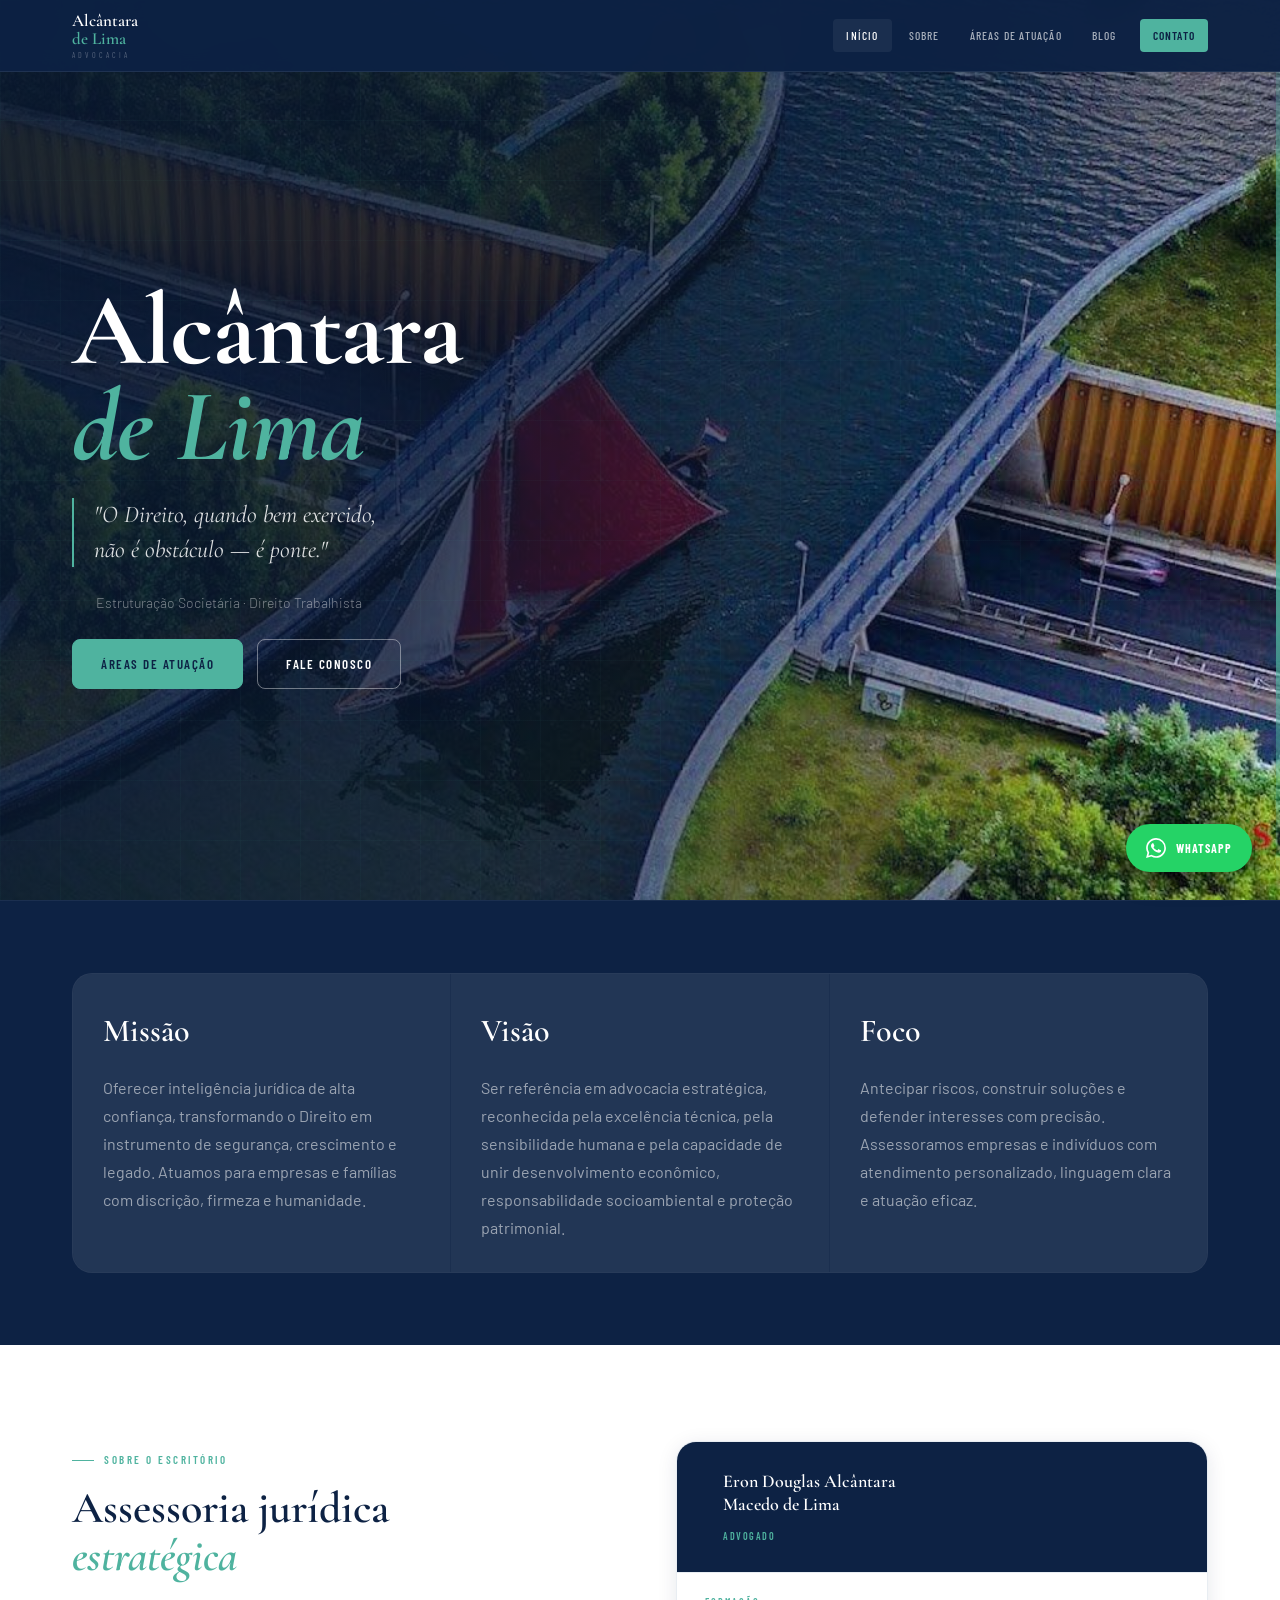
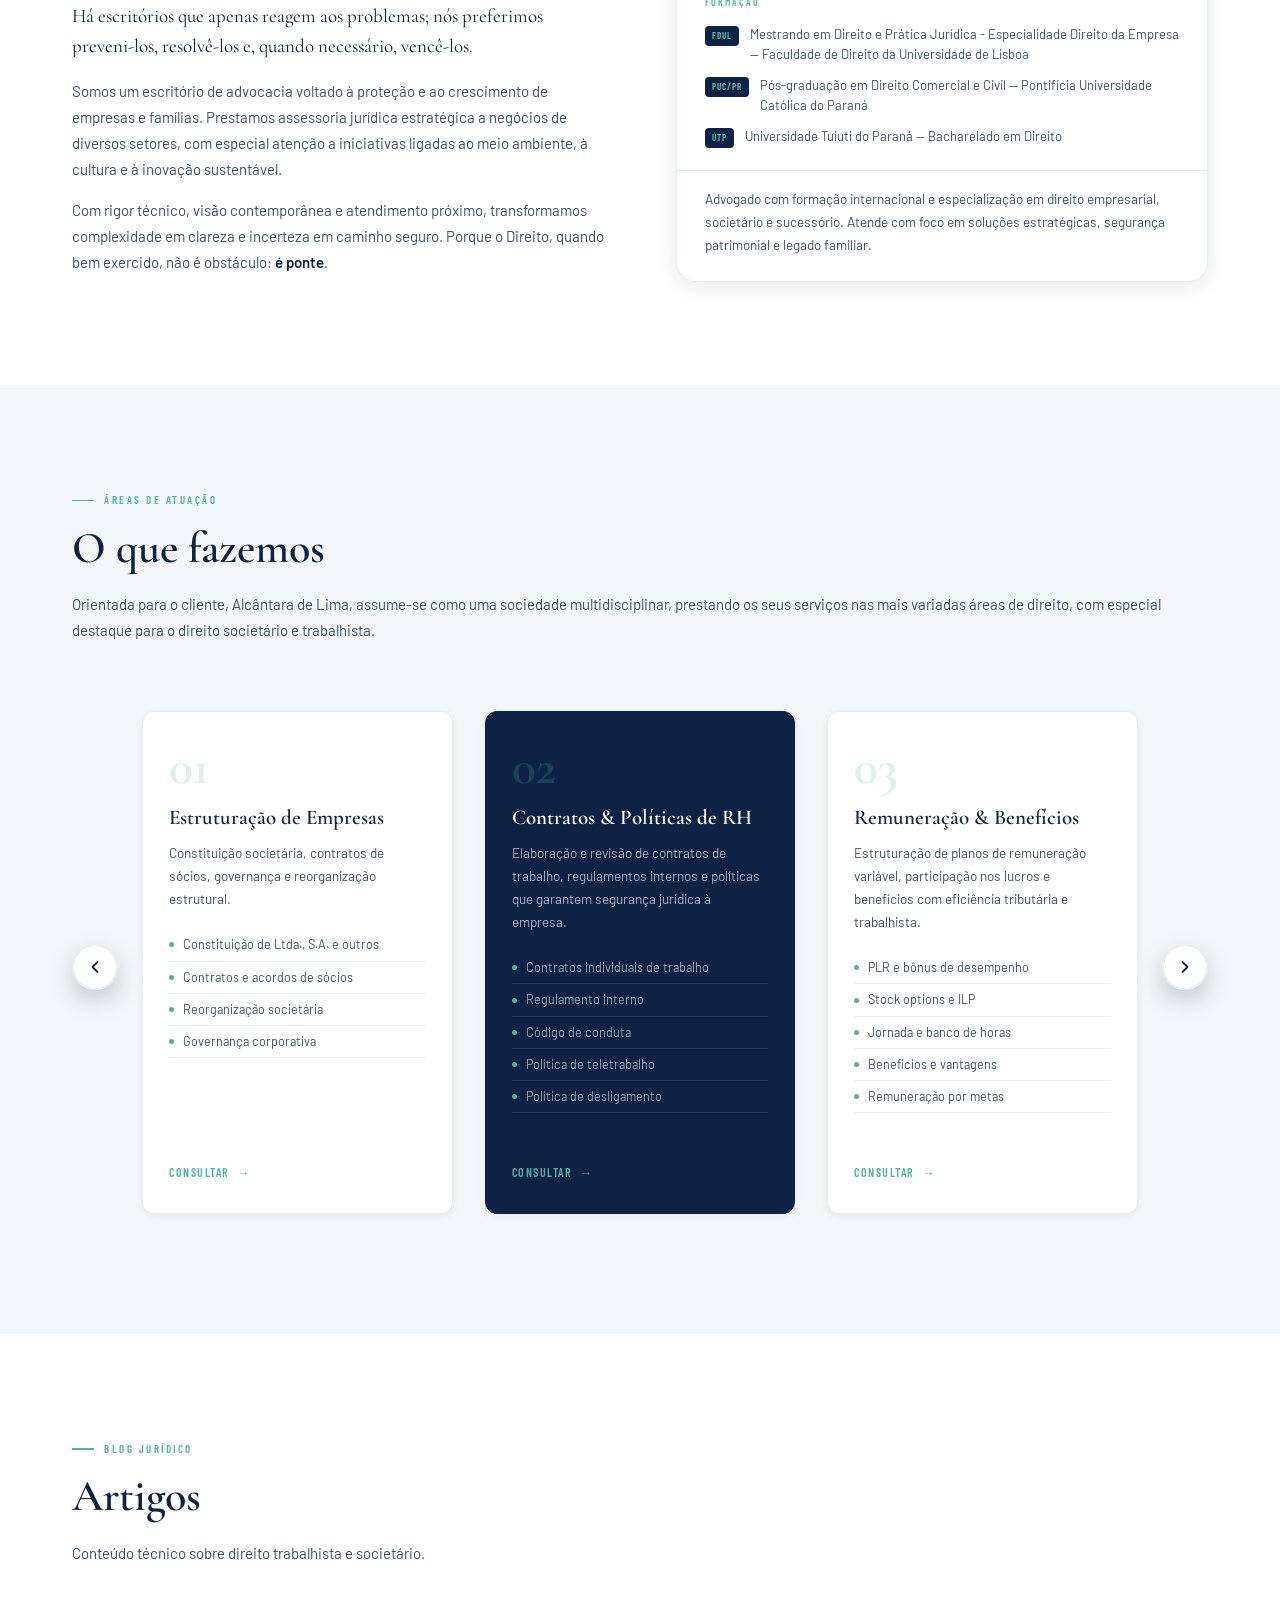
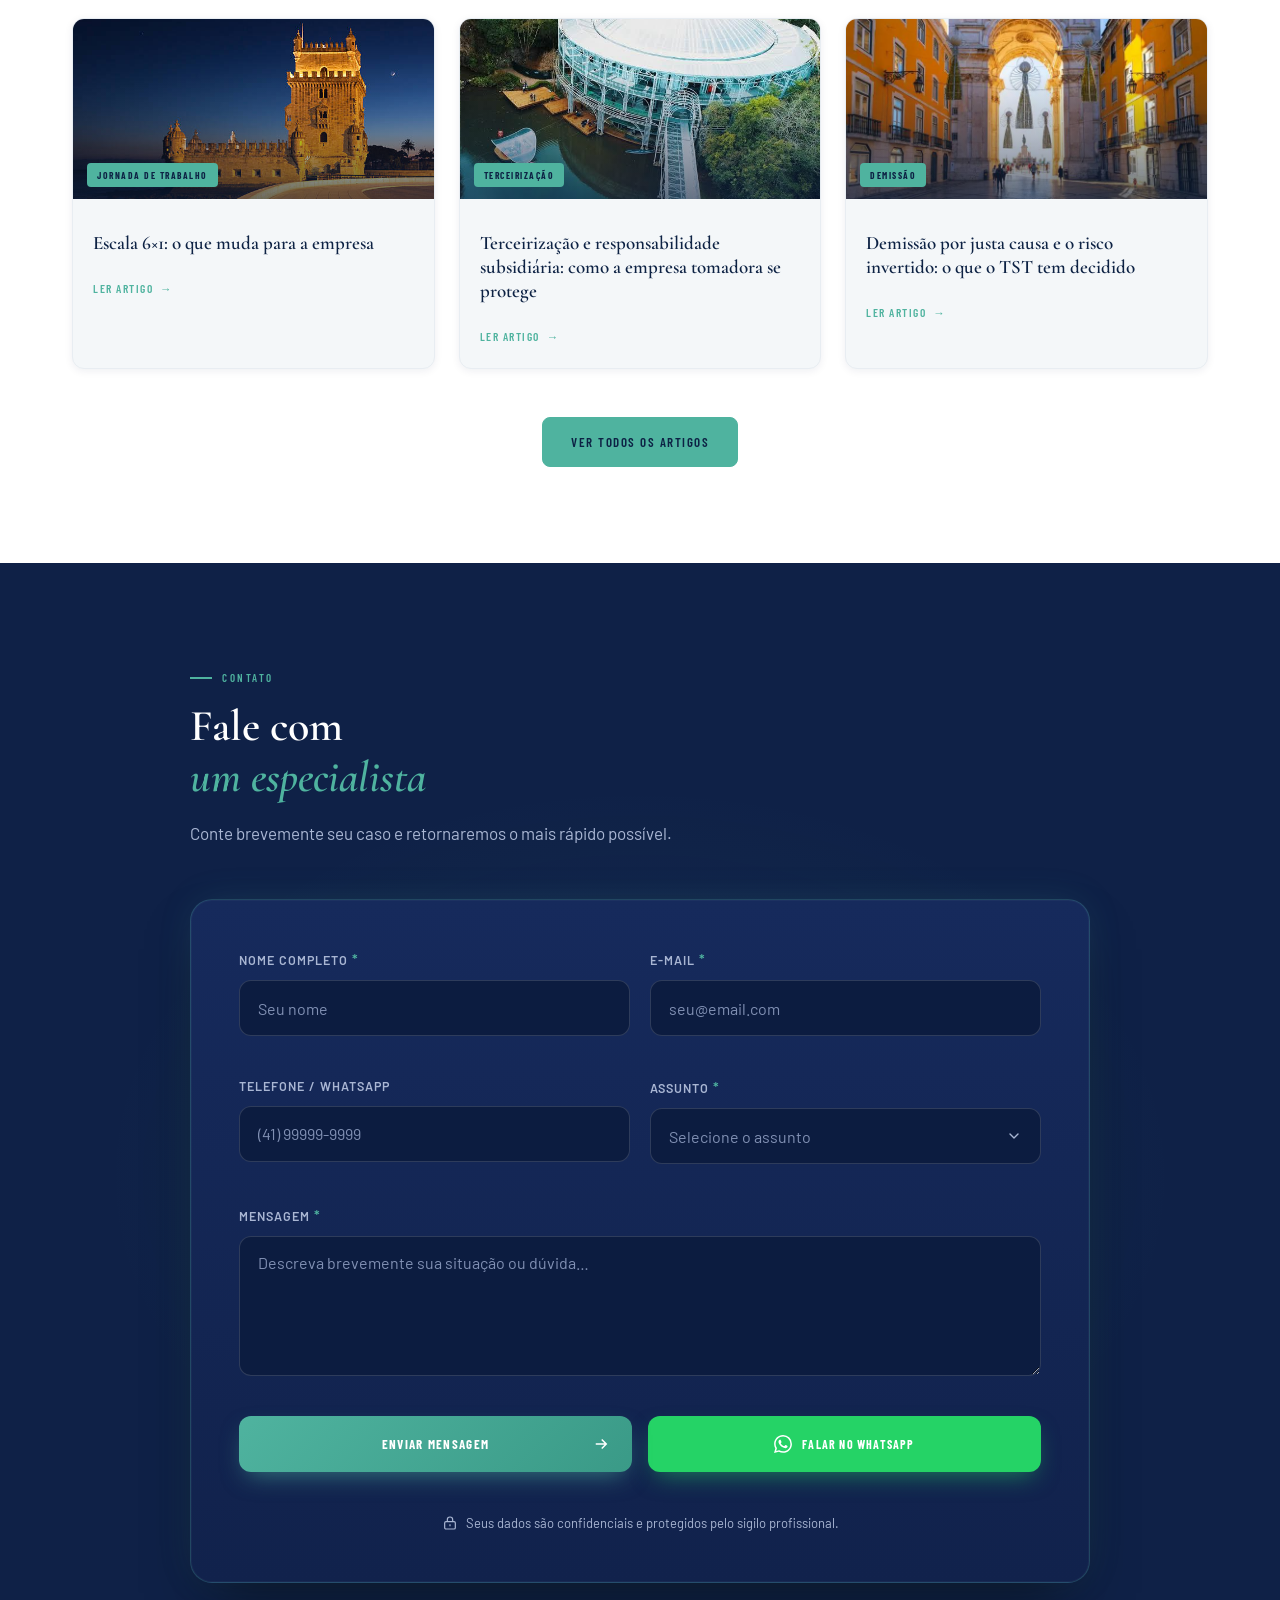
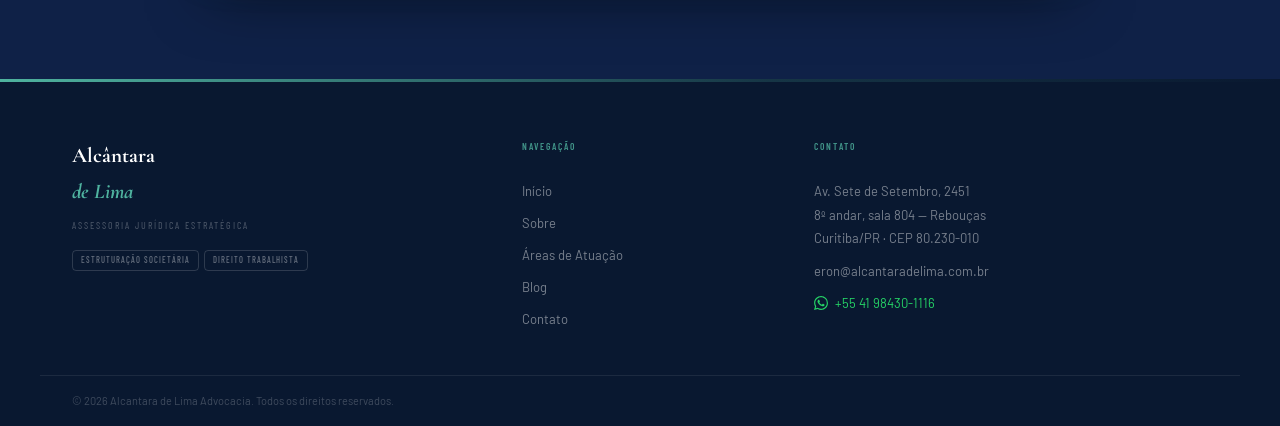
<file: index.html>
<!DOCTYPE html>
<html lang="pt-BR">
<head>
  <meta charset="UTF-8"/>
  <meta name="viewport" content="width=device-width,initial-scale=1.0"/>
  <title>Alcantara de Lima Advocacia — Curitiba/PR</title>
  <meta name="description" content="Escritório especializado em estruturação societária, holding patrimonial, planejamento sucessório e recuperação judicial. Curitiba/PR."/>
  <link href="https://fonts.googleapis.com/css2?family=Cormorant+Garamond:ital,wght@0,400;0,500;0,600;0,700;1,400;1,600&family=Barlow:wght@300;400;500;600&family=Barlow+Condensed:wght@400;500;600&display=swap" rel="stylesheet"/>
  <link rel="stylesheet" href="CSS/base.css"/>
  <link rel="stylesheet" href="CSS/sections.css"/>
  <link rel="stylesheet" href="CSS/hero.css"/>
  <link rel="stylesheet" href="CSS/nav.css">
  <link rel="stylesheet" href="CSS/footer.css"/>
  <link rel="stylesheet" href="CSS/responsive.css"/>
</head>
<body>

<header class="nav" id="nav">
  <div class="nav__inner">
    <a href="#inicio" class="nav__logo" aria-label="Alcantara de Lima — início">
      <span class="nav__logo-top">Alcântara</span>
      <span class="nav__logo-bot">de Lima</span>
      <span class="nav__logo-sub">ADVOCACIA</span>
    </a>
    <nav class="nav__links" id="navLinks" role="navigation" aria-label="Menu principal">
      <a href="#inicio"   class="nav__link">Início</a>
      <a href="#sobre"    class="nav__link">Sobre</a>
      <a href="#servicos" class="nav__link">Áreas de Atuação</a>
      <a href="#blog"     class="nav__link">Blog</a>
      <a href="#contato"  class="nav__link nav__link--cta">Contato</a>
    </nav>
    <button class="nav__burger" id="burger" aria-label="Abrir menu" aria-expanded="false">
      <span></span><span></span><span></span>
    </button>
  </div>
</header>

<!-- HERO COM FOTO DA PONTE -->
<section class="hero" id="inicio">
  <div class="hero__bg" id="heroBg"></div>
  <div class="hero__overlay"></div>
  <div class="hero__grid-bg" aria-hidden="true"></div>
  <div class="hero__accent" aria-hidden="true"></div>
  <div class="hero__content">
    <!--
    <div class="hero__eyebrow reveal">
      <span class="hero__eyebrow-line"></span>
      Curitiba · Paraná · Brasil
      <span class="hero__eyebrow-line"></span>
    </div>
    -->
    <h1 class="hero__title reveal reveal--d1">
      <span class="hero__title-w">Alcântara</span><br>
      <span class="hero__title-t">de Lima</span>
    </h1>
    <p class="hero__tagline reveal reveal--d2">
      "O Direito, quando bem exercido,<br>não é obstáculo — é ponte."
    </p>
    <p class="hero__sub reveal reveal--d2">
    Estruturação Societária · Direito Trabalhista
    </p>
    <div class="hero__btns reveal reveal--d3">
      <a href="#servicos" class="btn btn-p">Áreas de Atuação</a>
      <a href="#contato"  class="btn btn-g">Fale Conosco</a>
    </div>
  </div>
  <div class="hero__scroll" aria-hidden="true">
    <span class="hero__scroll-line"></span>
  </div>
</section>


<!-- MISSÃO / VISÃO / FOCO -->
<section class="mvf">
  <div class="container">
    <div class="mvf__grid">
      <div class="mvf__card reveal">
        <h3>Missão</h3>
        <p>Oferecer inteligência jurídica de alta confiança, transformando o Direito em instrumento de segurança, crescimento e legado. Atuamos para empresas e famílias com discrição, firmeza e humanidade.</p>
      </div>
      <div class="mvf__card reveal reveal--d1">
        <h3>Visão</h3>
        <p>Ser referência em advocacia estratégica, reconhecida pela excelência técnica, pela sensibilidade humana e pela capacidade de unir desenvolvimento econômico, responsabilidade socioambiental e proteção patrimonial.</p>
      </div>
      <div class="mvf__card reveal reveal--d2">
        <h3>Foco</h3>
        <p>Antecipar riscos, construir soluções e defender interesses com precisão. Assessoramos empresas e indivíduos com atendimento personalizado, linguagem clara e atuação eficaz.</p>
      </div>
    </div>
  </div>
</section>

<!-- SOBRE -->
<section class="sobre" id="sobre">
  <div class="container">
    <div class="sobre__grid">
      <div class="sobre__left">
        <div class="sec-label reveal">Sobre o Escritório</div>
        <h2 class="sec-title reveal reveal--d1">Assessoria jurídica<br><em>estratégica</em></h2>
        <p class="sobre__lead reveal reveal--d2">Há escritórios que apenas reagem aos problemas; nós preferimos preveni-los, resolvê-los e, quando necessário, vencê-los.</p>
        <p class="sobre__body reveal reveal--d2">Somos um escritório de advocacia voltado à proteção e ao crescimento de empresas e famílias. Prestamos assessoria jurídica estratégica a negócios de diversos setores, com especial atenção a iniciativas ligadas ao meio ambiente, à cultura e à inovação sustentável.</p>
        <p class="sobre__body reveal reveal--d2">Com rigor técnico, visão contemporânea e atendimento próximo, transformamos complexidade em clareza e incerteza em caminho seguro. Porque o Direito, quando bem exercido, não é obstáculo: <strong>é ponte</strong>.</p>
      </div>
      <div class="sobre__right">
        <div class="adv-card reveal reveal--d1">
          <div class="adv-card__top">
            <div class="adv-card__av"></div>
            <div>
              <div class="adv-card__name">Eron Douglas Alcântara<br>Macedo de Lima</div>
              <span style="font-family:var(--fcond);font-size:10px;font-weight:600;letter-spacing:1.5px;text-transform:uppercase;color:var(--teal)">Advogado</span>
            </div>
          </div>
          <div class="adv-card__div"></div>
          <div class="adv-card__form">
            <div class="adv-card__form-label">Formação</div>
            <div class="adv-card__form-list">
              <div class="adv-card__form-li"><span class="inst-badge">FDUL</span>Mestrando em Direito e Prática Jurídica - Especialidade Direito da Empresa — Faculdade de Direito da Universidade de Lisboa</div>
              <div class="adv-card__form-li"><span class="inst-badge">PUC/PR</span>Pós-graduação em Direito Comercial e Civil — Pontifícia Universidade Católica do Paraná</div>
              <div class="adv-card__form-li"><span class="inst-badge">UTP</span>Universidade Tuiuti do Paraná — Bacharelado em Direito</div>
            </div>
          </div>
          <div class="adv-card__div"></div>
          <p class="adv-card__desc">Advogado com formação internacional e especialização em direito empresarial, societário e sucessório. Atende com foco em soluções estratégicas, segurança patrimonial e legado familiar.</p>
        </div>
      </div>
    </div>
  </div>
</section>

<!-- AREAS DE ATUAÇÃO -->
<section class="servicos" id="servicos">
  <div class="container">
    <div class="sec-hdr reveal">
      <div class="sec-label">Áreas de Atuação</div>
      <h2 class="sec-title">O que fazemos</h2>
      <p class="servicos__sub">Orientada para o cliente, Alcântara  de Lima, assume-se como uma sociedade multidisciplinar, prestando os seus serviços nas mais variadas áreas de direito, com especial destaque para o direito societário e trabalhista.</p>
    </div>
    <div class="srv-carousel">
      <button class="srv-nav-btn srv-nav-btn--left" type="button" aria-label="Card anterior">
        <svg viewBox="0 0 24 24" fill="none" stroke="currentColor" stroke-width="2.2" aria-hidden="true">
          <path d="M15 18L9 12l6-6" stroke-linecap="round" stroke-linejoin="round"/>
        </svg>
      </button>

      <div class="srv-grid">
        <article class="srv-card reveal reveal--d1">
          <div class="srv-card__num" aria-hidden="true">01</div>
          <h3 class="srv-card__title">Estruturação de Empresas</h3>
          <p class="srv-card__body">Constituição societária, contratos de sócios, governança e reorganização estrutural.</p>
          <ul class="srv-card__items">
            <li>Constituição de Ltda., S.A. e outros</li>
            <li>Contratos e acordos de sócios</li>
            <li>Reorganização societária</li>
            <li>Governança corporativa</li>
          </ul>
          <a href="#contato" class="srv-card__cta">Consultar <span aria-hidden="true">→</span></a>
        </article>

        <article class="srv-card srv-card--feat reveal reveal--d2">
          <div class="srv-card__num" aria-hidden="true">02</div>
          <h3 class="srv-card__title">Contratos & Políticas de RH </h3>
          <p class="srv-card__body">Elaboração e revisão de contratos de trabalho, regulamentos internos e políticas que garantem segurança jurídica à empresa. </p>
          <ul class="srv-card__items">
            <li>Contratos individuais de trabalho </li>
            <li>Regulamento interno </li>
            <li>Código de conduta </li>
            <li>Política de teletrabalho </li>
            <li>Política de desligamento </li>
          </ul>
          <a href="#contato" class="srv-card__cta">Consultar <span aria-hidden="true">→</span></a>
        </article>

        <article class="srv-card reveal reveal--d3">
          <div class="srv-card__num" aria-hidden="true">03</div>
          <h3 class="srv-card__title">Remuneração & Benefícios </h3>
          <p class="srv-card__body">Estruturação de planos de remuneração variável, participação nos lucros e benefícios com eficiência tributária e trabalhista. </p>
          <ul class="srv-card__items">
            <li>PLR e bônus de desempenho </li>
            <li>Stock options e ILP </li>
            <li>Jornada e banco de horas </li>
            <li>Benefícios e vantagens </li>
            <li>Remuneração por metas </li>
          </ul>
          <a href="#contato" class="srv-card__cta">Consultar <span aria-hidden="true">→</span></a>
        </article>

        <article class="srv-card srv-card--feat reveal reveal--d4">
          <div class="srv-card__num" aria-hidden="true">04</div>
          <h3 class="srv-card__title">Relações Sindicais </h3>
          <p class="srv-card__body">Assessoria em negociações coletivas, dissídios e acordos sindicais para proteger os interesses da empresa com segurança negocial. </p>
          <ul class="srv-card__items">
            <li>Negociação coletiva </li>
            <li>Acordos e convenções coletivas </li>
            <li>Dissídio coletivo </li>
            <li>Greve e lockout </li>
            <li>Homologação de acordos </li>
          </ul>
          <a href="#contato" class="srv-card__cta">Consultar <span aria-hidden="true">→</span></a>
        </article>

        <article class="srv-card reveal reveal--d5">
          <div class="srv-card__num" aria-hidden="true">05</div>
          <h3 class="srv-card__title">Compliance & Auditoria </h3>
          <p class="srv-card__body">Diagnóstico e correção de riscos trabalhistas, com due diligence em M&A e programas de conformidade laboral. </p>
          <ul class="srv-card__items">
            <li>Auditoria trabalhista preventiva </li>
            <li>Due diligence em M&A </li>
            <li>Programa de compliance laboral </li>
            <li>eSocial e obrigações acessórias </li>
            <li>Mapeamento de passivo oculto </li>
          </ul>
          <a href="#contato" class="srv-card__cta">Consultar <span aria-hidden="true">→</span></a>
        </article>

        <article class="srv-card srv-card--feat reveal reveal--d6">
          <div class="srv-card__num" aria-hidden="true">06</div>
          <h3 class="srv-card__title">Defesa em Reclamações </h3>
          <p class="srv-card__body">Defesa técnica e estratégica em reclamações trabalhistas em todas as instâncias, com foco na redução do passivo e na formação de precedentes favoráveis. </p>
          <ul class="srv-card__items">
            <li>Defesa na Vara do Trabalho </li>
            <li>Recursos nos TRTs e TST </li>
            <li>Gestão de passivo trabalhista </li>
            <li>Acordos e conciliação </li>
            <li>Execução trabalhista </li>
          </ul>
          <a href="#contato" class="srv-card__cta">Consultar <span aria-hidden="true">→</span></a>
        </article>

        <article class="srv-card reveal reveal--d7">
          <div class="srv-card__num" aria-hidden="true">07</div>
          <h3 class="srv-card__title">MPT, MTE & Reestruturação </h3>
          <p class="srv-card__body">Defesa em fiscalizações, autos de infração e processos perante o Ministério Público do Trabalho — além de assessoria em demissões coletivas e reestruturações de quadro. </p>
          <ul class="srv-card__items">
            <li>Defesa perante MPT e MTE </li>
            <li>Autos de infração trabalhista </li>
            <li>Demissão coletiva </li>
            <li>PDV e reestruturação </li>
            <li>Investigação interna </li>
          </ul>
          <a href="#contato" class="srv-card__cta">Consultar <span aria-hidden="true">→</span></a>
        </article>

      </div>

      <button class="srv-nav-btn srv-nav-btn--right" type="button" aria-label="Próximo card">
        <svg viewBox="0 0 24 24" fill="none" stroke="currentColor" stroke-width="2.2" aria-hidden="true">
          <path d="M9 6l6 6-6 6" stroke-linecap="round" stroke-linejoin="round"/>
        </svg>
      </button>
    </div>
    <div class="srv-dots" aria-label="Indicadores do carrossel"></div>
  </div>
</section>

<!-- BLOG -->
<section class="blog" id="blog">
  <div class="container">
    <div class="sec-hdr reveal">
      <div class="sec-label">Blog Jurídico</div>
      <h2 class="sec-title">Artigos</h2>
      <p class="blog__sub">Conteúdo técnico sobre direito trabalhista e societário.</p>
    </div>
    <div class="blog__grid">
      <article class="blog-card reveal reveal--d1">
        <div class="blog-card__img blog-card__img--1"><span class="blog-card__cat">Jornada de Trabalho</span></div>
        <div class="blog-card__body">
          <time class="blog-card__date" datetime=""></time>
          <h3 class="blog-card__title">Escala 6×1: o que muda para a empresa</h3>
          <p class="blog-card__excerpt"></p>
          <a href="Pagina-Construção/blog-construcao.html" class="blog-card__link">Ler artigo <span aria-hidden="true">→</span></a>
        </div>
      </article>
      <article class="blog-card reveal reveal--d2">
        <div class="blog-card__img blog-card__img--2"><span class="blog-card__cat">Terceirização</span></div>
        <div class="blog-card__body">
          <time class="blog-card__date" datetime=""></time>
          <h3 class="blog-card__title">Terceirização e responsabilidade subsidiária: como a empresa tomadora se protege</h3>
          <p class="blog-card__excerpt"></p>
          <a href="Pagina-Construção/blog-construcao.html" class="blog-card__link">Ler artigo <span aria-hidden="true">→</span></a>
        </div>
      </article>
      <article class="blog-card reveal reveal--d3">
        <div class="blog-card__img blog-card__img--3"><span class="blog-card__cat">Demissão</span></div>
        <div class="blog-card__body">
          <time class="blog-card__date" datetime=""></time>
          <h3 class="blog-card__title">Demissão por justa causa e o risco invertido: o que o TST tem decidido</h3>
          <p class="blog-card__excerpt"></p>
          <a href="Pagina-Construção/blog-construcao.html" class="blog-card__link">Ler artigo <span aria-hidden="true">→</span></a>
        </div>
      </article>
    </div>
    <div class="blog__cta reveal">
      <a href="Pagina-Construção/blog-construcao.html" class="btn btn-p">Ver todos os artigos</a>
    </div>
  </div>
</section>

<!-- CONTATO -->
<section class="contato" id="contato">
  <div class="container">
    <div class="contato__grid">
      <div class="contato__left reveal">
        <div class="sec-label sec-label--teal">contato</div>
        <h2 class="sec-title sec-title--white">Fale com<br><em>um especialista</em></h2>
        <p class="contato__description">Conte brevemente seu caso e retornaremos o mais rápido possível.</p>
      </div>

      <div class="contato__right reveal reveal--d2">
        <form class="contato__form" id="contactForm" action="https://formsubmit.co/eron@alcantaradelima.com.br" method="POST">
          <div class="form-group">
            <label for="nome">Nome completo <span>*</span></label>
            <input type="text" id="nome" name="nome" required placeholder="Seu nome" autocomplete="name"/>
            <span class="form-error" id="nome-error" role="alert"></span>
          </div>
          <div class="form-group">
            <label for="email">E-mail <span>*</span></label>
            <input type="email" id="email" name="email" required placeholder="seu@email.com" autocomplete="email"/>
            <span class="form-error" id="email-error" role="alert"></span>
          </div>
          <div class="form-group">
            <label for="telefone">Telefone / WhatsApp</label>
            <input type="tel" id="telefone" name="telefone" placeholder="(41) 99999-9999" autocomplete="tel"/>
          </div>
          <div class="form-group">
            <label for="assunto">Assunto <span>*</span></label>
            <select id="assunto" name="assunto" required>
              <option value="" disabled selected>Selecione o assunto</option>
              <option value="societario">Societário</option>
              <option value="trabalhista">Trabalhista</option>
              <option value="outro">Outro assunto</option>
            </select>
            <span class="form-error" id="assunto-error" role="alert"></span>
          </div>
          <div class="form-group form-group--full">
            <label for="mensagem">Mensagem <span>*</span></label>
            <textarea id="mensagem" name="mensagem" required rows="4" placeholder="Descreva brevemente sua situação ou dúvida…"></textarea>
            <span class="form-error" id="mensagem-error" role="alert"></span>
          </div>
          <div class="contato__info form-group--full">
            <button type="submit" class="btn btn-p btn-full" id="submitBtn">
              <span id="btnText">Enviar mensagem</span>
              <svg class="btn-submit-icon" viewBox="0 0 24 24" fill="none" stroke="currentColor" stroke-width="2" aria-hidden="true"><path d="M5 12h14M13 6l6 6-6 6"/></svg>
              <svg id="btnSpinner" class="btn-spin" viewBox="0 0 24 24" fill="none" stroke="currentColor" stroke-width="2" hidden><path d="M12 2v4M12 18v4M4.93 4.93l2.83 2.83M16.24 16.24l2.83 2.83M2 12h4M18 12h4M4.93 19.07l2.83-2.83M16.24 7.76l2.83-2.83"/></svg>
            </button>
            <a href="https://wa.me/5541984301116" target="_blank" rel="noopener" class="contato__wa">
              <svg viewBox="0 0 24 24" fill="currentColor"><path d="M17.472 14.382c-.297-.149-1.758-.867-2.03-.967-.273-.099-.471-.148-.67.15-.197.297-.767.966-.94 1.164-.173.199-.347.223-.644.075-.297-.15-1.255-.463-2.39-1.475-.883-.788-1.48-1.761-1.653-2.059-.173-.297-.018-.458.13-.606.134-.133.298-.347.446-.52.149-.174.198-.298.298-.497.099-.198.05-.371-.025-.52-.075-.149-.669-1.612-.916-2.207-.242-.579-.487-.5-.669-.51-.173-.008-.371-.01-.57-.01-.198 0-.52.074-.792.372-.272.297-1.04 1.016-1.04 2.479 0 1.462 1.065 2.875 1.213 3.074.149.198 2.096 3.2 5.077 4.487.709.306 1.262.489 1.694.625.712.227 1.36.195 1.871.118.571-.085 1.758-.719 2.006-1.413.248-.694.248-1.289.173-1.413-.074-.124-.272-.198-.57-.347m-5.421 7.403h-.004a9.87 9.87 0 0 1-5.031-1.378l-.361-.214-3.741.982.998-3.648-.235-.374a9.86 9.86 0 0 1-1.51-5.26c.001-5.45 4.436-9.884 9.888-9.884 2.64 0 5.122 1.03 6.988 2.898a9.825 9.825 0 0 1 2.893 6.994c-.003 5.45-4.437 9.884-9.885 9.884m8.413-18.297A11.815 11.815 0 0 0 12.05 0C5.495 0 .16 5.335.157 11.892c0 2.096.547 4.142 1.588 5.945L.057 24l6.305-1.654a11.882 11.882 0 0 0 5.683 1.448h.005c6.554 0 11.89-5.335 11.893-11.893a11.821 11.821 0 0 0-3.48-8.413Z"/></svg>
              Falar no WhatsApp
            </a>
          </div>
          <p class="form-trust">
            <svg viewBox="0 0 24 24" fill="none" stroke="currentColor" stroke-width="1.8" aria-hidden="true"><rect x="4" y="10" width="16" height="11" rx="2"/><path d="M8 10V7a4 4 0 1 1 8 0v3M12 14v3"/></svg>
            Seus dados são confidenciais e protegidos pelo sigilo profissional.
          </p>
          <div id="formSuccess" class="form-success" hidden role="status">Mensagem enviada! Retornaremos em até 24 horas úteis.</div>
        </form>
      </div>

      <div class="contato__info reveal" hidden>
        <a href="https://wa.me/5541984301116" target="_blank" rel="noopener" class="contato__wa">
          <svg viewBox="0 0 24 24" fill="currentColor"><path d="M17.472 14.382c-.297-.149-1.758-.867-2.03-.967-.273-.099-.471-.148-.67.15-.197.297-.767.966-.94 1.164-.173.199-.347.223-.644.075-.297-.15-1.255-.463-2.39-1.475-.883-.788-1.48-1.761-1.653-2.059-.173-.297-.018-.458.13-.606.134-.133.298-.347.446-.52.149-.174.198-.298.298-.497.099-.198.05-.371-.025-.52-.075-.149-.669-1.612-.916-2.207-.242-.579-.487-.5-.669-.51-.173-.008-.371-.01-.57-.01-.198 0-.52.074-.792.372-.272.297-1.04 1.016-1.04 2.479 0 1.462 1.065 2.875 1.213 3.074.149.198 2.096 3.2 5.077 4.487.709.306 1.262.489 1.694.625.712.227 1.36.195 1.871.118.571-.085 1.758-.719 2.006-1.413.248-.694.248-1.289.173-1.413-.074-.124-.272-.198-.57-.347m-5.421 7.403h-.004a9.87 9.87 0 0 1-5.031-1.378l-.361-.214-3.741.982.998-3.648-.235-.374a9.86 9.86 0 0 1-1.51-5.26c.001-5.45 4.436-9.884 9.888-9.884 2.64 0 5.122 1.03 6.988 2.898a9.825 9.825 0 0 1 2.893 6.994c-.003 5.45-4.437 9.884-9.885 9.884m8.413-18.297A11.815 11.815 0 0 0 12.05 0C5.495 0 .16 5.335.157 11.892c0 2.096.547 4.142 1.588 5.945L.057 24l6.305-1.654a11.882 11.882 0 0 0 5.683 1.448h.005c6.554 0 11.89-5.335 11.893-11.893a11.821 11.821 0 0 0-3.48-8.413Z"/></svg>
          Falar no WhatsApp
        </a>
      </div>
    </div>
  </div>
</section>

<!-- FOOTER -->
<footer class="footer">
  <div class="footer__accent" aria-hidden="true"></div>
  <div class="container footer__inner">
    <div class="footer__brand">
      <div class="footer__logo-top">Alcântara</div>
      <div class="footer__logo-bot">de Lima</div>
      <p class="footer__tagline">Assessoria Jurídica Estratégica</p>
      <div class="footer__areas">
        <span>Estruturação Societária</span>
        <span>Direito Trabalhista</span>
      </div>
    </div>
    <div class="footer__nav">
      <h4>Navegação</h4>
      <a href="#inicio">Início</a>
      <a href="#sobre">Sobre</a>
      <a href="#servicos">Áreas de Atuação</a>
      <a href="#blog">Blog</a>
      <a href="#contato">Contato</a>
    </div>
    <div class="footer__contact">
      <h4>Contato</h4>
      <address>
        Av. Sete de Setembro, 2451<br>
        8º andar, sala 804 — Rebouças<br>
        Curitiba/PR · CEP 80.230-010
      </address>
      <a href="eron@alcantaradelima.com.br">eron@alcantaradelima.com.br</a>
      <a href="https://wa.me/5541984301116" target="_blank" rel="noopener" class="footer__wa">
        <svg viewBox="0 0 24 24" fill="currentColor"><path d="M17.472 14.382c-.297-.149-1.758-.867-2.03-.967-.273-.099-.471-.148-.67.15-.197.297-.767.966-.94 1.164-.173.199-.347.223-.644.075-.297-.15-1.255-.463-2.39-1.475-.883-.788-1.48-1.761-1.653-2.059-.173-.297-.018-.458.13-.606.134-.133.298-.347.446-.52.149-.174.198-.298.298-.497.099-.198.05-.371-.025-.52-.075-.149-.669-1.612-.916-2.207-.242-.579-.487-.5-.669-.51-.173-.008-.371-.01-.57-.01-.198 0-.52.074-.792.372-.272.297-1.04 1.016-1.04 2.479 0 1.462 1.065 2.875 1.213 3.074.149.198 2.096 3.2 5.077 4.487.709.306 1.262.489 1.694.625.712.227 1.36.195 1.871.118.571-.085 1.758-.719 2.006-1.413.248-.694.248-1.289.173-1.413-.074-.124-.272-.198-.57-.347m-5.421 7.403h-.004a9.87 9.87 0 0 1-5.031-1.378l-.361-.214-3.741.982.998-3.648-.235-.374a9.86 9.86 0 0 1-1.51-5.26c.001-5.45 4.436-9.884 9.888-9.884 2.64 0 5.122 1.03 6.988 2.898a9.825 9.825 0 0 1 2.893 6.994c-.003 5.45-4.437 9.884-9.885 9.884m8.413-18.297A11.815 11.815 0 0 0 12.05 0C5.495 0 .16 5.335.157 11.892c0 2.096.547 4.142 1.588 5.945L.057 24l6.305-1.654a11.882 11.882 0 0 0 5.683 1.448h.005c6.554 0 11.89-5.335 11.893-11.893a11.821 11.821 0 0 0-3.48-8.413Z"/></svg>
        +55 41 98430-1116
      </a>
    </div>
  </div>
  <div class="footer__bottom">
    <div class="container footer__bottom-inner">
      <span>© 2026 Alcantara de Lima Advocacia. Todos os direitos reservados.</span>
    </div>
  </div>
</footer>

<!-- WA FLOAT -->
<a href="https://wa.me/5541984301116" target="_blank" rel="noopener" class="wa-float" aria-label="Falar no WhatsApp">
  <svg viewBox="0 0 24 24" fill="currentColor"><path d="M17.472 14.382c-.297-.149-1.758-.867-2.03-.967-.273-.099-.471-.148-.67.15-.197.297-.767.966-.94 1.164-.173.199-.347.223-.644.075-.297-.15-1.255-.463-2.39-1.475-.883-.788-1.48-1.761-1.653-2.059-.173-.297-.018-.458.13-.606.134-.133.298-.347.446-.52.149-.174.198-.298.298-.497.099-.198.05-.371-.025-.52-.075-.149-.669-1.612-.916-2.207-.242-.579-.487-.5-.669-.51-.173-.008-.371-.01-.57-.01-.198 0-.52.074-.792.372-.272.297-1.04 1.016-1.04 2.479 0 1.462 1.065 2.875 1.213 3.074.149.198 2.096 3.2 5.077 4.487.709.306 1.262.489 1.694.625.712.227 1.36.195 1.871.118.571-.085 1.758-.719 2.006-1.413.248-.694.248-1.289.173-1.413-.074-.124-.272-.198-.57-.347m-5.421 7.403h-.004a9.87 9.87 0 0 1-5.031-1.378l-.361-.214-3.741.982.998-3.648-.235-.374a9.86 9.86 0 0 1-1.51-5.26c.001-5.45 4.436-9.884 9.888-9.884 2.64 0 5.122 1.03 6.988 2.898a9.825 9.825 0 0 1 2.893 6.994c-.003 5.45-4.437 9.884-9.885 9.884m8.413-18.297A11.815 11.815 0 0 0 12.05 0C5.495 0 .16 5.335.157 11.892c0 2.096.547 4.142 1.588 5.945L.057 24l6.305-1.654a11.882 11.882 0 0 0 5.683 1.448h.005c6.554 0 11.89-5.335 11.893-11.893a11.821 11.821 0 0 0-3.48-8.413Z"/></svg>
  <span class="wa-float__label">WhatsApp</span>
</a>

  <script src="script.js"></script>
</body>
</html>
</file>
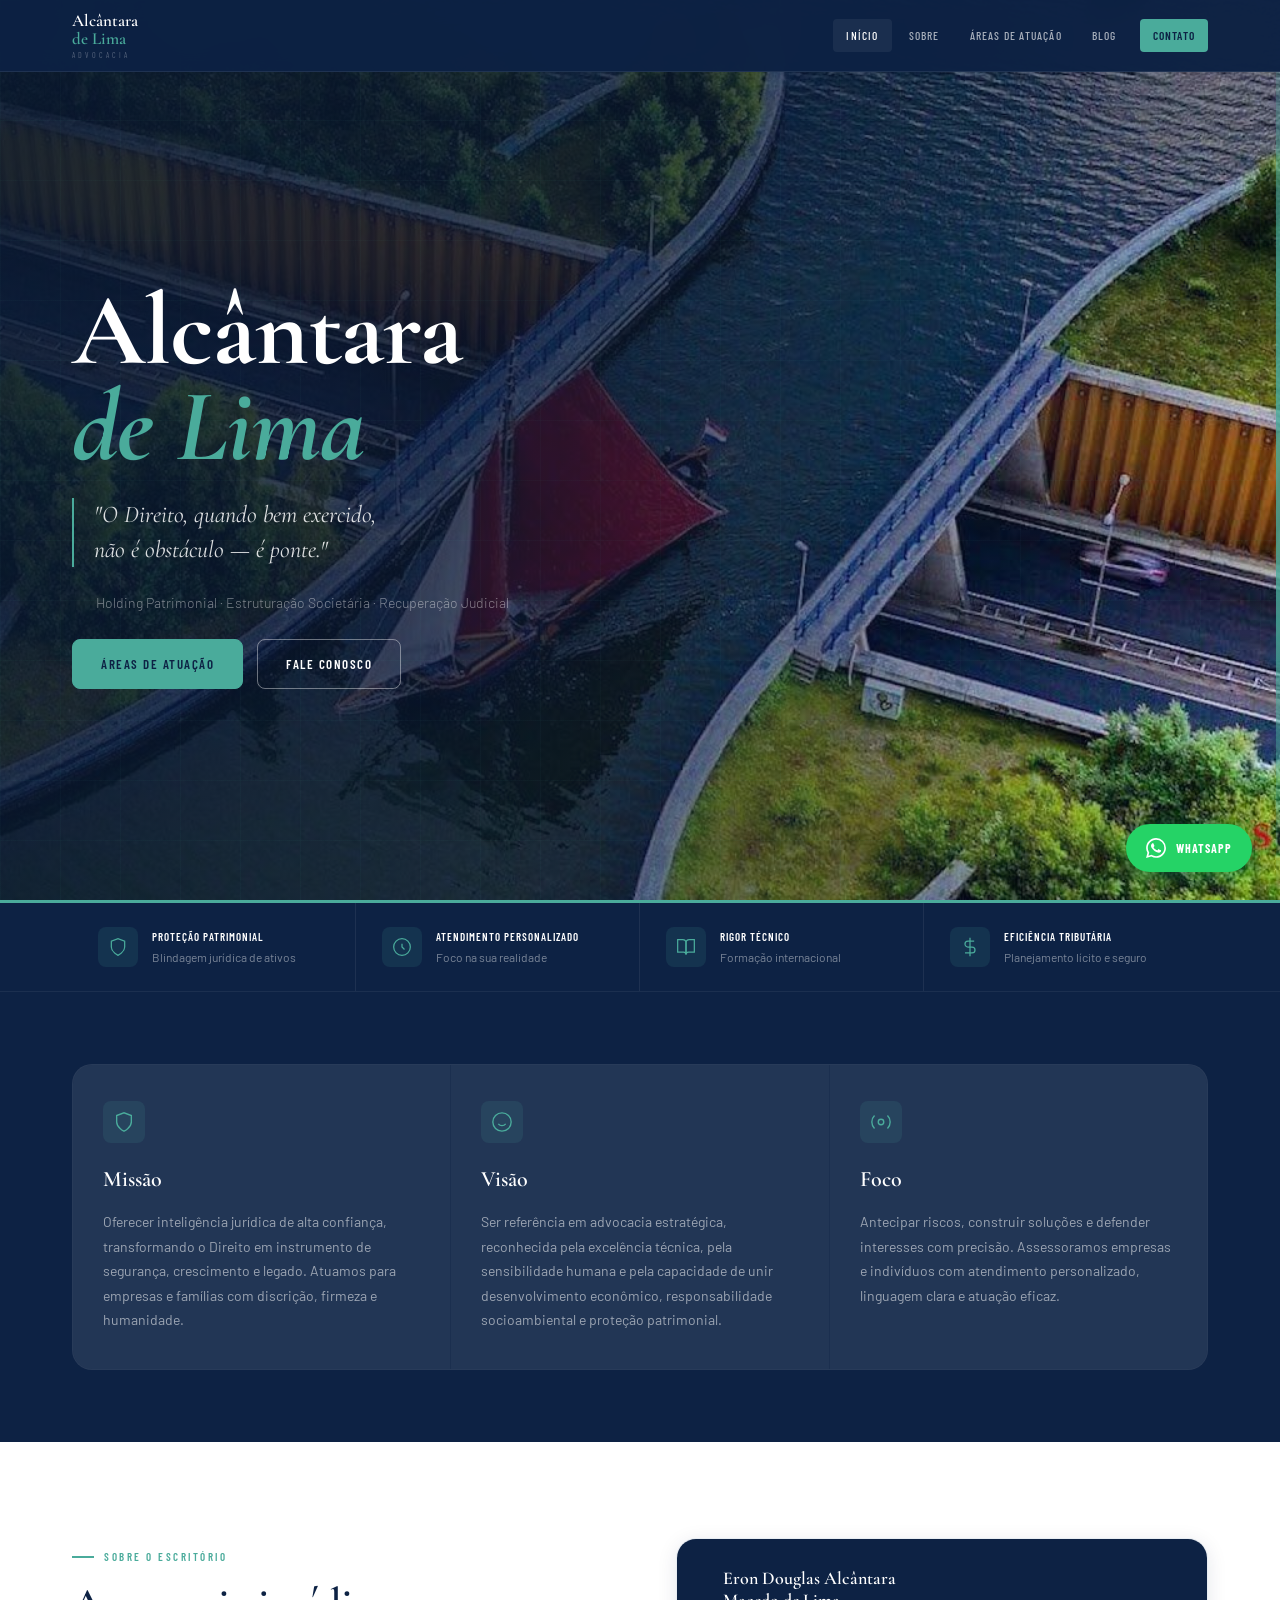
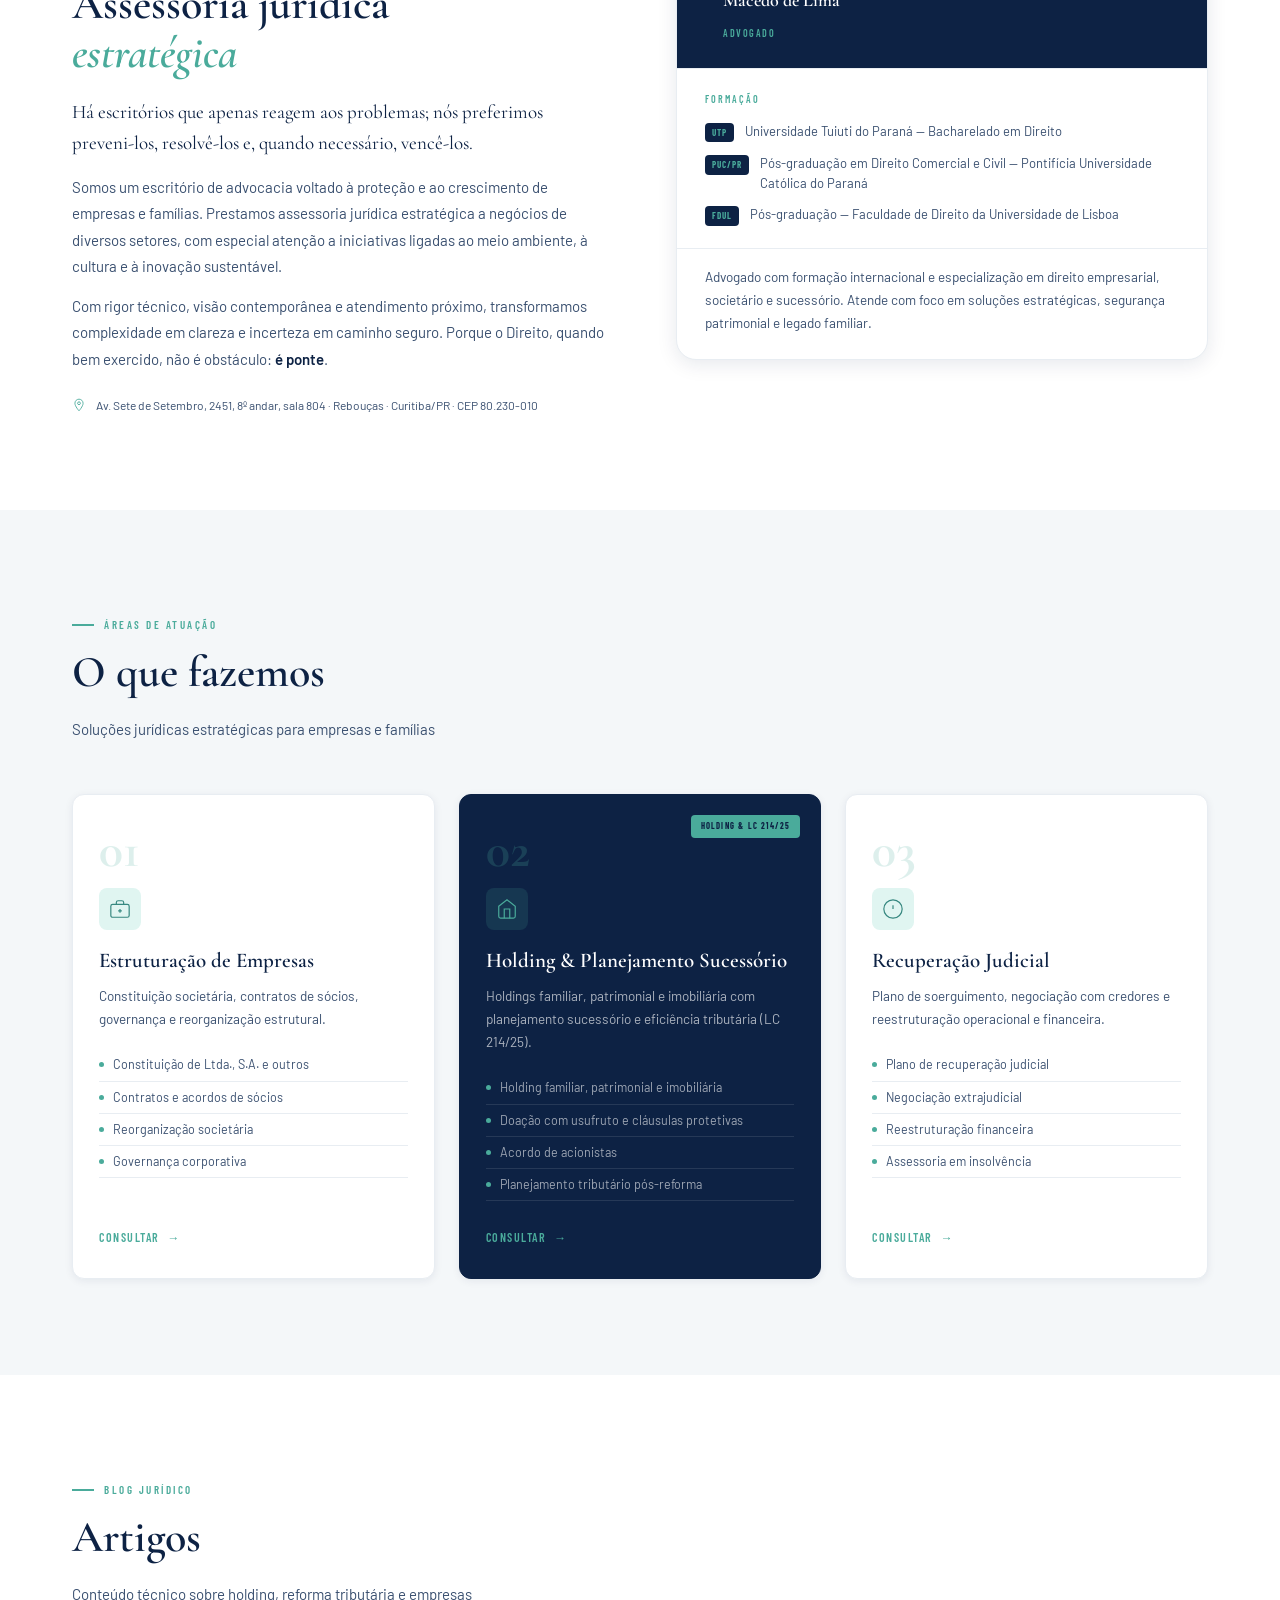
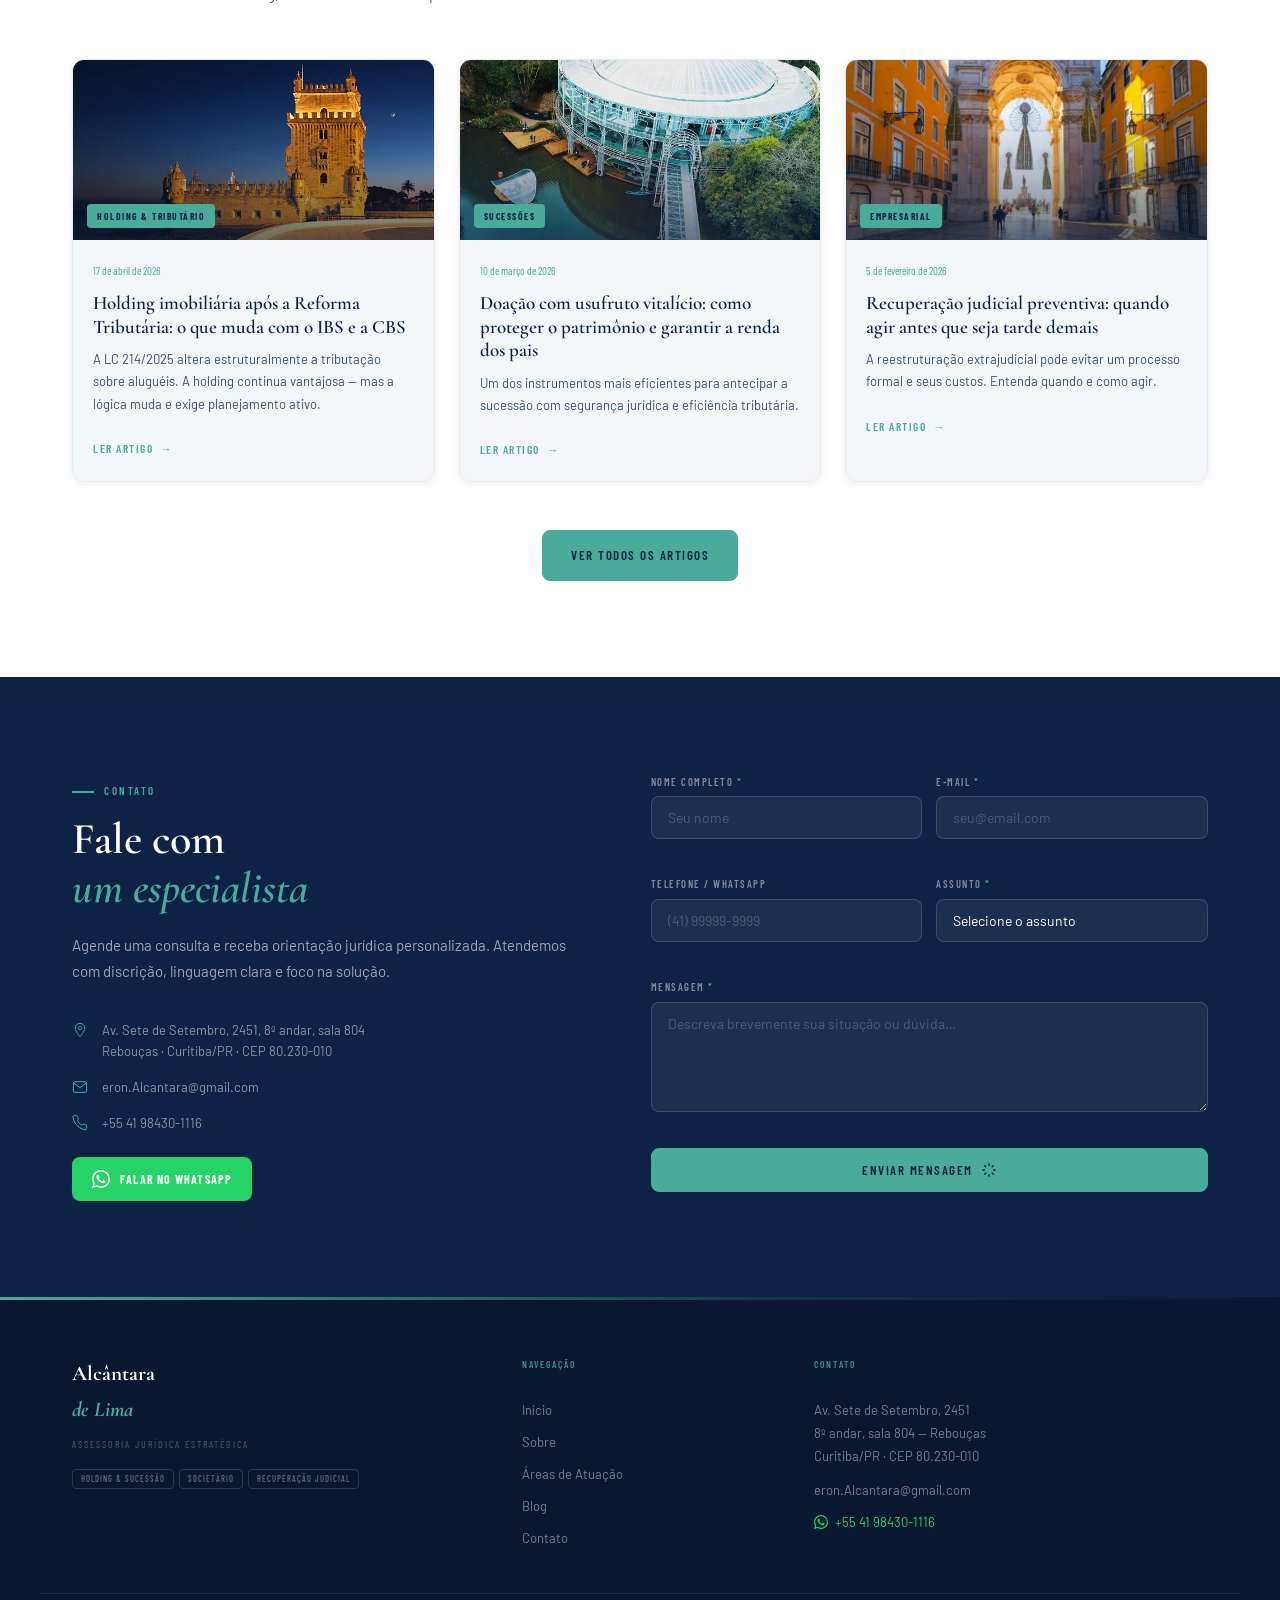
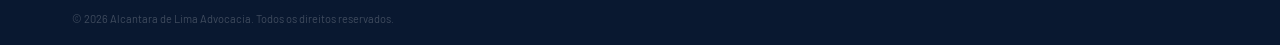
<file: Pagina-Inicial/index.html>
<!DOCTYPE html>
<html lang="pt-BR">
<head>
  <meta charset="UTF-8"/>
  <meta name="viewport" content="width=device-width,initial-scale=1.0"/>
  <title>Alcantara de Lima Advocacia — Curitiba/PR</title>
  <meta name="description" content="Escritório especializado em estruturação societária, holding patrimonial, planejamento sucessório e recuperação judicial. Curitiba/PR."/>
  <link href="https://fonts.googleapis.com/css2?family=Cormorant+Garamond:ital,wght@0,400;0,500;0,600;0,700;1,400;1,600&family=Barlow:wght@300;400;500;600&family=Barlow+Condensed:wght@400;500;600&display=swap" rel="stylesheet"/>
  <link rel="stylesheet" href="CSS/base.css"/>
  <link rel="stylesheet" href="CSS/sections.css"/>
  <link rel="stylesheet" href="CSS/hero.css"/>
  <link rel="stylesheet" href="CSS/nav.css">
  <link rel="stylesheet" href="CSS/footer.css"/>
  <link rel="stylesheet" href="CSS/responsive.css"/>
</head>
<body>

<header class="nav" id="nav">
  <div class="nav__inner">
    <a href="#inicio" class="nav__logo" aria-label="Alcantara de Lima — início">
      <span class="nav__logo-top">Alcântara</span>
      <span class="nav__logo-bot">de Lima</span>
      <span class="nav__logo-sub">ADVOCACIA</span>
    </a>
    <nav class="nav__links" id="navLinks" role="navigation" aria-label="Menu principal">
      <a href="#inicio"   class="nav__link">Início</a>
      <a href="#sobre"    class="nav__link">Sobre</a>
      <a href="#servicos" class="nav__link">Áreas de Atuação</a>
      <a href="#blog"     class="nav__link">Blog</a>
      <a href="#contato"  class="nav__link nav__link--cta">Contato</a>
    </nav>
    <button class="nav__burger" id="burger" aria-label="Abrir menu" aria-expanded="false">
      <span></span><span></span><span></span>
    </button>
  </div>
</header>

<!-- HERO COM FOTO DA PONTE -->
<section class="hero" id="inicio">
  <div class="hero__bg" id="heroBg"></div>
  <div class="hero__overlay"></div>
  <div class="hero__grid-bg" aria-hidden="true"></div>
  <div class="hero__accent" aria-hidden="true"></div>
  <div class="hero__content">
    <!--
    <div class="hero__eyebrow reveal">
      <span class="hero__eyebrow-line"></span>
      Curitiba · Paraná · Brasil
      <span class="hero__eyebrow-line"></span>
    </div>
    -->
    <h1 class="hero__title reveal reveal--d1">
      <span class="hero__title-w">Alcântara</span><br>
      <span class="hero__title-t">de Lima</span>
    </h1>
    <p class="hero__tagline reveal reveal--d2">
      "O Direito, quando bem exercido,<br>não é obstáculo — é ponte."
    </p>
    <p class="hero__sub reveal reveal--d2">
      Holding Patrimonial · Estruturação Societária · Recuperação Judicial
    </p>
    <div class="hero__btns reveal reveal--d3">
      <a href="#servicos" class="btn btn-p">Áreas de Atuação</a>
      <a href="#contato"  class="btn btn-g">Fale Conosco</a>
    </div>
  </div>
  <div class="hero__scroll" aria-hidden="true">
    <span class="hero__scroll-line"></span>
  </div>
</section>

<!-- DIFERENCIAIS -->
<div class="diff">
  <div class="diff__grid container">
    <div class="diff__item">
      <div class="diff__icon"><svg viewBox="0 0 24 24" fill="none" stroke="currentColor" stroke-width="1.5"><path d="M12 22s8-4 8-10V5l-8-3-8 3v7c0 6 8 10 8 10z"/></svg></div>
      <div><div class="diff__title">Proteção Patrimonial</div><div class="diff__sub">Blindagem jurídica de ativos</div></div>
    </div>
    <div class="diff__item">
      <div class="diff__icon"><svg viewBox="0 0 24 24" fill="none" stroke="currentColor" stroke-width="1.5"><circle cx="12" cy="12" r="10"/><path d="M12 8v4l3 3"/></svg></div>
      <div><div class="diff__title">Atendimento Personalizado</div><div class="diff__sub">Foco na sua realidade</div></div>
    </div>
    <div class="diff__item">
      <div class="diff__icon"><svg viewBox="0 0 24 24" fill="none" stroke="currentColor" stroke-width="1.5"><path d="M2 3h6a4 4 0 0 1 4 4v14a3 3 0 0 0-3-3H2z"/><path d="M22 3h-6a4 4 0 0 0-4 4v14a3 3 0 0 1 3-3h7z"/></svg></div>
      <div><div class="diff__title">Rigor Técnico</div><div class="diff__sub">Formação internacional</div></div>
    </div>
    <div class="diff__item">
      <div class="diff__icon"><svg viewBox="0 0 24 24" fill="none" stroke="currentColor" stroke-width="1.5"><line x1="12" y1="1" x2="12" y2="23"/><path d="M17 5H9.5a3.5 3.5 0 0 0 0 7h5a3.5 3.5 0 0 1 0 7H6"/></svg></div>
      <div><div class="diff__title">Eficiência Tributária</div><div class="diff__sub">Planejamento lícito e seguro</div></div>
    </div>
  </div>
</div>

<!-- MISSÃO / VISÃO / FOCO -->
<section class="mvf">
  <div class="container">
    <div class="mvf__grid">
      <div class="mvf__card reveal">
        <div class="mvf__card-icon"><svg viewBox="0 0 24 24" fill="none" stroke="currentColor" stroke-width="1.5"><path d="M12 22s8-4 8-10V5l-8-3-8 3v7c0 6 8 10 8 10z"/></svg></div>
        <h3>Missão</h3>
        <p>Oferecer inteligência jurídica de alta confiança, transformando o Direito em instrumento de segurança, crescimento e legado. Atuamos para empresas e famílias com discrição, firmeza e humanidade.</p>
      </div>
      <div class="mvf__card reveal reveal--d1">
        <div class="mvf__card-icon"><svg viewBox="0 0 24 24" fill="none" stroke="currentColor" stroke-width="1.5"><circle cx="12" cy="12" r="10"/><path d="M8 14s1.5 2 4 2 4-2 4-2"/><line x1="9" y1="9" x2="9.01" y2="9"/><line x1="15" y1="9" x2="15.01" y2="9"/></svg></div>
        <h3>Visão</h3>
        <p>Ser referência em advocacia estratégica, reconhecida pela excelência técnica, pela sensibilidade humana e pela capacidade de unir desenvolvimento econômico, responsabilidade socioambiental e proteção patrimonial.</p>
      </div>
      <div class="mvf__card reveal reveal--d2">
        <div class="mvf__card-icon"><svg viewBox="0 0 24 24" fill="none" stroke="currentColor" stroke-width="1.5"><circle cx="12" cy="12" r="3"/><path d="M19.07 4.93a10 10 0 0 1 0 14.14M4.93 4.93a10 10 0 0 0 0 14.14"/></svg></div>
        <h3>Foco</h3>
        <p>Antecipar riscos, construir soluções e defender interesses com precisão. Assessoramos empresas e indivíduos com atendimento personalizado, linguagem clara e atuação eficaz.</p>
      </div>
    </div>
  </div>
</section>

<!-- SOBRE -->
<section class="sobre" id="sobre">
  <div class="container">
    <div class="sobre__grid">
      <div class="sobre__left">
        <div class="sec-label reveal">Sobre o Escritório</div>
        <h2 class="sec-title reveal reveal--d1">Assessoria jurídica<br><em>estratégica</em></h2>
        <p class="sobre__lead reveal reveal--d2">Há escritórios que apenas reagem aos problemas; nós preferimos preveni-los, resolvê-los e, quando necessário, vencê-los.</p>
        <p class="sobre__body reveal reveal--d2">Somos um escritório de advocacia voltado à proteção e ao crescimento de empresas e famílias. Prestamos assessoria jurídica estratégica a negócios de diversos setores, com especial atenção a iniciativas ligadas ao meio ambiente, à cultura e à inovação sustentável.</p>
        <p class="sobre__body reveal reveal--d2">Com rigor técnico, visão contemporânea e atendimento próximo, transformamos complexidade em clareza e incerteza em caminho seguro. Porque o Direito, quando bem exercido, não é obstáculo: <strong>é ponte</strong>.</p>
        <div class="sobre__sede reveal reveal--d3">
          <svg viewBox="0 0 24 24" fill="none" stroke="currentColor" stroke-width="1.5"><path d="M12 2C8.13 2 5 5.13 5 9c0 5.25 7 13 7 13s7-7.75 7-13c0-3.87-3.13-7-7-7zm0 9.5c-1.38 0-2.5-1.12-2.5-2.5s1.12-2.5 2.5-2.5 2.5 1.12 2.5 2.5-1.12 2.5-2.5 2.5z"/></svg>
          Av. Sete de Setembro, 2451, 8º andar, sala 804 · Rebouças · Curitiba/PR · CEP 80.230-010
        </div>
      </div>
      <div class="sobre__right">
        <div class="adv-card reveal reveal--d1">
          <div class="adv-card__top">
            <div class="adv-card__av"></div>
            <div>
              <div class="adv-card__name">Eron Douglas Alcântara<br>Macedo de Lima</div>
              <span style="font-family:var(--fcond);font-size:10px;font-weight:600;letter-spacing:1.5px;text-transform:uppercase;color:var(--teal)">Advogado</span>
            </div>
          </div>
          <div class="adv-card__div"></div>
          <div class="adv-card__form">
            <div class="adv-card__form-label">Formação</div>
            <div class="adv-card__form-list">
              <div class="adv-card__form-li"><span class="inst-badge">UTP</span>Universidade Tuiuti do Paraná — Bacharelado em Direito</div>
              <div class="adv-card__form-li"><span class="inst-badge">PUC/PR</span>Pós-graduação em Direito Comercial e Civil — Pontifícia Universidade Católica do Paraná</div>
              <div class="adv-card__form-li"><span class="inst-badge">FDUL</span>Pós-graduação — Faculdade de Direito da Universidade de Lisboa</div>
            </div>
          </div>
          <div class="adv-card__div"></div>
          <p class="adv-card__desc">Advogado com formação internacional e especialização em direito empresarial, societário e sucessório. Atende com foco em soluções estratégicas, segurança patrimonial e legado familiar.</p>
        </div>
      </div>
    </div>
  </div>
</section>

<!-- SERVIÇOS — 3 áreas -->
<section class="servicos" id="servicos">
  <div class="container">
    <div class="sec-hdr reveal">
      <div class="sec-label">Áreas de Atuação</div>
      <h2 class="sec-title">O que fazemos</h2>
      <p class="servicos__sub">Soluções jurídicas estratégicas para empresas e famílias</p>
    </div>
    <div class="srv-grid">

      <article class="srv-card reveal reveal--d1">
        <div class="srv-card__num" aria-hidden="true">01</div>
        <div class="srv-card__icon"><svg viewBox="0 0 24 24" fill="none" stroke="currentColor" stroke-width="1.3"><rect x="2" y="7" width="20" height="14" rx="2"/><path d="M16 7V5a2 2 0 0 0-2-2h-4a2 2 0 0 0-2 2v2"/><line x1="12" y1="12" x2="12" y2="16"/><line x1="10" y1="14" x2="14" y2="14"/></svg></div>
        <h3 class="srv-card__title">Estruturação de Empresas</h3>
        <p class="srv-card__body">Constituição societária, contratos de sócios, governança e reorganização estrutural.</p>
        <ul class="srv-card__items">
          <li>Constituição de Ltda., S.A. e outros</li>
          <li>Contratos e acordos de sócios</li>
          <li>Reorganização societária</li>
          <li>Governança corporativa</li>
        </ul>
        <a href="#contato" class="srv-card__cta">Consultar <span aria-hidden="true">→</span></a>
      </article>

      <article class="srv-card srv-card--feat reveal reveal--d2">
        <div class="srv-card__badge">Holding &amp; LC 214/25</div>
        <div class="srv-card__num" aria-hidden="true">02</div>
        <div class="srv-card__icon"><svg viewBox="0 0 24 24" fill="none" stroke="currentColor" stroke-width="1.3"><path d="M3 9l9-7 9 7v11a2 2 0 0 1-2 2H5a2 2 0 0 1-2-2z"/><polyline points="9 22 9 12 15 12 15 22"/></svg></div>
        <h3 class="srv-card__title">Holding &amp; Planejamento Sucessório</h3>
        <p class="srv-card__body">Holdings familiar, patrimonial e imobiliária com planejamento sucessório e eficiência tributária (LC 214/25).</p>
        <ul class="srv-card__items">
          <li>Holding familiar, patrimonial e imobiliária</li>
          <li>Doação com usufruto e cláusulas protetivas</li>
          <li>Acordo de acionistas</li>
          <li>Planejamento tributário pós-reforma</li>
        </ul>
        <a href="#contato" class="srv-card__cta">Consultar <span aria-hidden="true">→</span></a>
      </article>

      <article class="srv-card reveal reveal--d3">
        <div class="srv-card__num" aria-hidden="true">03</div>
        <div class="srv-card__icon"><svg viewBox="0 0 24 24" fill="none" stroke="currentColor" stroke-width="1.3"><circle cx="12" cy="12" r="10"/><line x1="12" y1="8" x2="12" y2="12"/><line x1="12" y1="16" x2="12.01" y2="16"/></svg></div>
        <h3 class="srv-card__title">Recuperação Judicial</h3>
        <p class="srv-card__body">Plano de soerguimento, negociação com credores e reestruturação operacional e financeira.</p>
        <ul class="srv-card__items">
          <li>Plano de recuperação judicial</li>
          <li>Negociação extrajudicial</li>
          <li>Reestruturação financeira</li>
          <li>Assessoria em insolvência</li>
        </ul>
        <a href="#contato" class="srv-card__cta">Consultar <span aria-hidden="true">→</span></a>
      </article>

    </div>
  </div>
</section>

<!-- BLOG -->
<section class="blog" id="blog">
  <div class="container">
    <div class="sec-hdr reveal">
      <div class="sec-label">Blog Jurídico</div>
      <h2 class="sec-title">Artigos</h2>
      <p class="blog__sub">Conteúdo técnico sobre holding, reforma tributária e empresas</p>
    </div>
    <div class="blog__grid">
      <article class="blog-card reveal reveal--d1">
        <div class="blog-card__img blog-card__img--1"><span class="blog-card__cat">Holding &amp; Tributário</span></div>
        <div class="blog-card__body">
          <time class="blog-card__date" datetime="2026-04-17">17 de abril de 2026</time>
          <h3 class="blog-card__title">Holding imobiliária após a Reforma Tributária: o que muda com o IBS e a CBS</h3>
          <p class="blog-card__excerpt">A LC 214/2025 altera estruturalmente a tributação sobre aluguéis. A holding continua vantajosa — mas a lógica muda e exige planejamento ativo.</p>
          <a href="../Pagina-Construção/blog-construcao.html" class="blog-card__link">Ler artigo <span aria-hidden="true">→</span></a>
        </div>
      </article>
      <article class="blog-card reveal reveal--d2">
        <div class="blog-card__img blog-card__img--2"><span class="blog-card__cat">Sucessões</span></div>
        <div class="blog-card__body">
          <time class="blog-card__date" datetime="2026-03-10">10 de março de 2026</time>
          <h3 class="blog-card__title">Doação com usufruto vitalício: como proteger o patrimônio e garantir a renda dos pais</h3>
          <p class="blog-card__excerpt">Um dos instrumentos mais eficientes para antecipar a sucessão com segurança jurídica e eficiência tributária.</p>
          <a href="../Pagina-Construção/blog-construcao.html" class="blog-card__link">Ler artigo <span aria-hidden="true">→</span></a>
        </div>
      </article>
      <article class="blog-card reveal reveal--d3">
        <div class="blog-card__img blog-card__img--3"><span class="blog-card__cat">Empresarial</span></div>
        <div class="blog-card__body">
          <time class="blog-card__date" datetime="2026-02-05">5 de fevereiro de 2026</time>
          <h3 class="blog-card__title">Recuperação judicial preventiva: quando agir antes que seja tarde demais</h3>
          <p class="blog-card__excerpt">A reestruturação extrajudicial pode evitar um processo formal e seus custos. Entenda quando e como agir.</p>
          <a href="../Pagina-Construção/blog-construcao.html" class="blog-card__link">Ler artigo <span aria-hidden="true">→</span></a>
        </div>
      </article>
    </div>
    <div class="blog__cta reveal">
      <a href="../Pagina-Construção/blog-construcao.html" class="btn btn-p">Ver todos os artigos</a>
    </div>
  </div>
</section>

<!-- CONTATO -->
<section class="contato" id="contato">
  <div class="container">
    <div class="contato__grid">
      <div class="contato__left reveal">
        <div class="sec-label sec-label--teal">Contato</div>
        <h2 class="sec-title sec-title--white">Fale com<br><em>um especialista</em></h2>
        <p class="contato__body">Agende uma consulta e receba orientação jurídica personalizada. Atendemos com discrição, linguagem clara e foco na solução.</p>
        <div class="contato__info">
          <div class="contato__info-item">
            <svg viewBox="0 0 24 24" fill="none" stroke="currentColor" stroke-width="1.5"><path d="M12 2C8.13 2 5 5.13 5 9c0 5.25 7 13 7 13s7-7.75 7-13c0-3.87-3.13-7-7-7zm0 9.5c-1.38 0-2.5-1.12-2.5-2.5s1.12-2.5 2.5-2.5 2.5 1.12 2.5 2.5-1.12 2.5-2.5 2.5z"/></svg>
            <span>Av. Sete de Setembro, 2451, 8º andar, sala 804<br>Rebouças · Curitiba/PR · CEP 80.230-010</span>
          </div>
          <div class="contato__info-item">
            <svg viewBox="0 0 24 24" fill="none" stroke="currentColor" stroke-width="1.5"><path d="M4 4h16c1.1 0 2 .9 2 2v12c0 1.1-.9 2-2 2H4c-1.1 0-2-.9-2-2V6c0-1.1.9-2 2-2z"/><polyline points="22,6 12,13 2,6"/></svg>
            <span>eron.Alcantara@gmail.com</span>
          </div>
          <div class="contato__info-item">
            <svg viewBox="0 0 24 24" fill="none" stroke="currentColor" stroke-width="1.5"><path d="M22 16.92v3a2 2 0 0 1-2.18 2 19.79 19.79 0 0 1-8.63-3.07A19.5 19.5 0 0 1 4.69 12 19.79 19.79 0 0 1 1.61 3.42 2 2 0 0 1 3.58 1h3a2 2 0 0 1 2 1.72c.127.96.361 1.903.7 2.81a2 2 0 0 1-.45 2.11L7.91 8.5a16 16 0 0 0 6.59 6.59l.97-.91a2 2 0 0 1 2.11-.45c.907.339 1.85.573 2.81.7A2 2 0 0 1 22 16.92z"/></svg>
            <span>+55 41 98430-1116</span>
          </div>
          <a href="https://wa.me/5541984301116" target="_blank" rel="noopener" class="contato__wa">
            <svg viewBox="0 0 24 24" fill="currentColor"><path d="M17.472 14.382c-.297-.149-1.758-.867-2.03-.967-.273-.099-.471-.148-.67.15-.197.297-.767.966-.94 1.164-.173.199-.347.223-.644.075-.297-.15-1.255-.463-2.39-1.475-.883-.788-1.48-1.761-1.653-2.059-.173-.297-.018-.458.13-.606.134-.133.298-.347.446-.52.149-.174.198-.298.298-.497.099-.198.05-.371-.025-.52-.075-.149-.669-1.612-.916-2.207-.242-.579-.487-.5-.669-.51-.173-.008-.371-.01-.57-.01-.198 0-.52.074-.792.372-.272.297-1.04 1.016-1.04 2.479 0 1.462 1.065 2.875 1.213 3.074.149.198 2.096 3.2 5.077 4.487.709.306 1.262.489 1.694.625.712.227 1.36.195 1.871.118.571-.085 1.758-.719 2.006-1.413.248-.694.248-1.289.173-1.413-.074-.124-.272-.198-.57-.347m-5.421 7.403h-.004a9.87 9.87 0 0 1-5.031-1.378l-.361-.214-3.741.982.998-3.648-.235-.374a9.86 9.86 0 0 1-1.51-5.26c.001-5.45 4.436-9.884 9.888-9.884 2.64 0 5.122 1.03 6.988 2.898a9.825 9.825 0 0 1 2.893 6.994c-.003 5.45-4.437 9.884-9.885 9.884m8.413-18.297A11.815 11.815 0 0 0 12.05 0C5.495 0 .16 5.335.157 11.892c0 2.096.547 4.142 1.588 5.945L.057 24l6.305-1.654a11.882 11.882 0 0 0 5.683 1.448h.005c6.554 0 11.89-5.335 11.893-11.893a11.821 11.821 0 0 0-3.48-8.413Z"/></svg>
            Falar no WhatsApp
          </a>
        </div>
      </div>

      <div class="contato__right reveal reveal--d2">
        <form class="contato__form" id="contactForm" action="https://formsubmit.co/eron.Alcantara@gmail.com" method="POST">
          <div class="form-group">
            <label for="nome">Nome completo <span>*</span></label>
            <input type="text" id="nome" name="nome" required placeholder="Seu nome" autocomplete="name"/>
            <span class="form-error" id="nome-error" role="alert"></span>
          </div>
          <div class="form-group">
            <label for="email">E-mail <span>*</span></label>
            <input type="email" id="email" name="email" required placeholder="seu@email.com" autocomplete="email"/>
            <span class="form-error" id="email-error" role="alert"></span>
          </div>
          <div class="form-group">
            <label for="telefone">Telefone / WhatsApp</label>
            <input type="tel" id="telefone" name="telefone" placeholder="(41) 99999-9999" autocomplete="tel"/>
          </div>
          <div class="form-group">
            <label for="assunto">Assunto <span>*</span></label>
            <select id="assunto" name="assunto" required>
              <option value="" disabled selected>Selecione o assunto</option>
              <option value="holding">Holding &amp; Planejamento Sucessório</option>
              <option value="sociedade">Estruturação de Empresas</option>
              <option value="rj">Recuperação Judicial</option>
              <option value="outro">Outro assunto</option>
            </select>
            <span class="form-error" id="assunto-error" role="alert"></span>
          </div>
          <div class="form-group form-group--full">
            <label for="mensagem">Mensagem <span>*</span></label>
            <textarea id="mensagem" name="mensagem" required rows="4" placeholder="Descreva brevemente sua situação ou dúvida…"></textarea>
            <span class="form-error" id="mensagem-error" role="alert"></span>
          </div>
          <div class="form-group form-group--full">
            <button type="submit" class="btn btn-p btn-full" id="submitBtn">
              <span id="btnText">Enviar mensagem</span>
              <svg id="btnSpinner" class="btn-spin" viewBox="0 0 24 24" fill="none" stroke="currentColor" stroke-width="2" hidden><path d="M12 2v4M12 18v4M4.93 4.93l2.83 2.83M16.24 16.24l2.83 2.83M2 12h4M18 12h4M4.93 19.07l2.83-2.83M16.24 7.76l2.83-2.83"/></svg>
            </button>
          </div>
          <div id="formSuccess" class="form-success" hidden role="status">Mensagem enviada! Retornaremos em até 24 horas úteis.</div>
        </form>
      </div>
    </div>
  </div>
</section>

<!-- FOOTER -->
<footer class="footer">
  <div class="footer__accent" aria-hidden="true"></div>
  <div class="container footer__inner">
    <div class="footer__brand">
      <div class="footer__logo-top">Alcântara</div>
      <div class="footer__logo-bot">de Lima</div>
      <p class="footer__tagline">Assessoria Jurídica Estratégica</p>
      <div class="footer__areas">
        <span>Holding &amp; Sucessão</span>
        <span>Societário</span>
        <span>Recuperação Judicial</span>
      </div>
    </div>
    <div class="footer__nav">
      <h4>Navegação</h4>
      <a href="#inicio">Início</a>
      <a href="#sobre">Sobre</a>
      <a href="#servicos">Áreas de Atuação</a>
      <a href="#blog">Blog</a>
      <a href="#contato">Contato</a>
    </div>
    <div class="footer__contact">
      <h4>Contato</h4>
      <address>
        Av. Sete de Setembro, 2451<br>
        8º andar, sala 804 — Rebouças<br>
        Curitiba/PR · CEP 80.230-010
      </address>
      <a href="mailto:eron.Alcantara@gmail.com">eron.Alcantara@gmail.com</a>
      <a href="https://wa.me/5541984301116" target="_blank" rel="noopener" class="footer__wa">
        <svg viewBox="0 0 24 24" fill="currentColor"><path d="M17.472 14.382c-.297-.149-1.758-.867-2.03-.967-.273-.099-.471-.148-.67.15-.197.297-.767.966-.94 1.164-.173.199-.347.223-.644.075-.297-.15-1.255-.463-2.39-1.475-.883-.788-1.48-1.761-1.653-2.059-.173-.297-.018-.458.13-.606.134-.133.298-.347.446-.52.149-.174.198-.298.298-.497.099-.198.05-.371-.025-.52-.075-.149-.669-1.612-.916-2.207-.242-.579-.487-.5-.669-.51-.173-.008-.371-.01-.57-.01-.198 0-.52.074-.792.372-.272.297-1.04 1.016-1.04 2.479 0 1.462 1.065 2.875 1.213 3.074.149.198 2.096 3.2 5.077 4.487.709.306 1.262.489 1.694.625.712.227 1.36.195 1.871.118.571-.085 1.758-.719 2.006-1.413.248-.694.248-1.289.173-1.413-.074-.124-.272-.198-.57-.347m-5.421 7.403h-.004a9.87 9.87 0 0 1-5.031-1.378l-.361-.214-3.741.982.998-3.648-.235-.374a9.86 9.86 0 0 1-1.51-5.26c.001-5.45 4.436-9.884 9.888-9.884 2.64 0 5.122 1.03 6.988 2.898a9.825 9.825 0 0 1 2.893 6.994c-.003 5.45-4.437 9.884-9.885 9.884m8.413-18.297A11.815 11.815 0 0 0 12.05 0C5.495 0 .16 5.335.157 11.892c0 2.096.547 4.142 1.588 5.945L.057 24l6.305-1.654a11.882 11.882 0 0 0 5.683 1.448h.005c6.554 0 11.89-5.335 11.893-11.893a11.821 11.821 0 0 0-3.48-8.413Z"/></svg>
        +55 41 98430-1116
      </a>
    </div>
  </div>
  <div class="footer__bottom">
    <div class="container footer__bottom-inner">
      <span>© 2026 Alcantara de Lima Advocacia. Todos os direitos reservados.</span>
    </div>
  </div>
</footer>

<!-- WA FLOAT -->
<a href="https://wa.me/5541984301116" target="_blank" rel="noopener" class="wa-float" aria-label="Falar no WhatsApp">
  <svg viewBox="0 0 24 24" fill="currentColor"><path d="M17.472 14.382c-.297-.149-1.758-.867-2.03-.967-.273-.099-.471-.148-.67.15-.197.297-.767.966-.94 1.164-.173.199-.347.223-.644.075-.297-.15-1.255-.463-2.39-1.475-.883-.788-1.48-1.761-1.653-2.059-.173-.297-.018-.458.13-.606.134-.133.298-.347.446-.52.149-.174.198-.298.298-.497.099-.198.05-.371-.025-.52-.075-.149-.669-1.612-.916-2.207-.242-.579-.487-.5-.669-.51-.173-.008-.371-.01-.57-.01-.198 0-.52.074-.792.372-.272.297-1.04 1.016-1.04 2.479 0 1.462 1.065 2.875 1.213 3.074.149.198 2.096 3.2 5.077 4.487.709.306 1.262.489 1.694.625.712.227 1.36.195 1.871.118.571-.085 1.758-.719 2.006-1.413.248-.694.248-1.289.173-1.413-.074-.124-.272-.198-.57-.347m-5.421 7.403h-.004a9.87 9.87 0 0 1-5.031-1.378l-.361-.214-3.741.982.998-3.648-.235-.374a9.86 9.86 0 0 1-1.51-5.26c.001-5.45 4.436-9.884 9.888-9.884 2.64 0 5.122 1.03 6.988 2.898a9.825 9.825 0 0 1 2.893 6.994c-.003 5.45-4.437 9.884-9.885 9.884m8.413-18.297A11.815 11.815 0 0 0 12.05 0C5.495 0 .16 5.335.157 11.892c0 2.096.547 4.142 1.588 5.945L.057 24l6.305-1.654a11.882 11.882 0 0 0 5.683 1.448h.005c6.554 0 11.89-5.335 11.893-11.893a11.821 11.821 0 0 0-3.48-8.413Z"/></svg>
  <span class="wa-float__label">WhatsApp</span>
</a>

  <script src="script.js"></script>
</body>
</html>
</file>
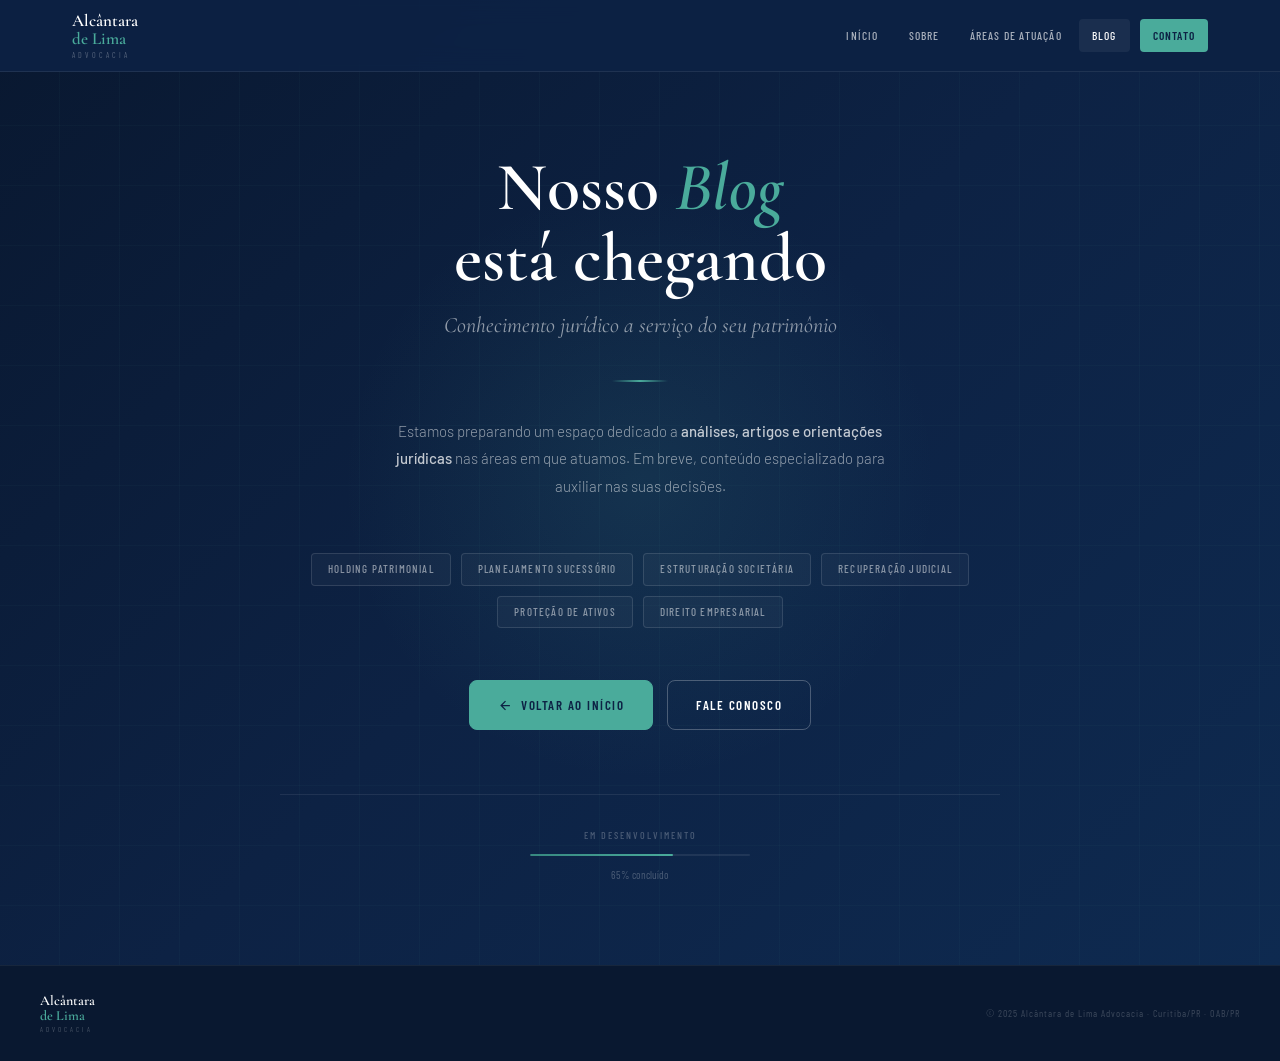
<file: Pagina-Construção/blog-construcao.html>
<!DOCTYPE html>
<html lang="pt-BR">
<head>
  <meta charset="UTF-8"/>
  <meta name="viewport" content="width=device-width,initial-scale=1.0"/>
  <title>Blog — Em Breve | Alcântara de Lima Advocacia</title>
  <meta name="description" content="Nossa seção de blog está em construção. Em breve, artigos e análises jurídicas especializadas."/>
  <link href="https://fonts.googleapis.com/css2?family=Cormorant+Garamond:ital,wght@0,400;0,500;0,600;0,700;1,400;1,600&family=Barlow:wght@300;400;500;600&family=Barlow+Condensed:wght@400;500;600&display=swap" rel="stylesheet"/>
  <link rel="stylesheet" href="CSS/base.css"/>
  <link rel="stylesheet" href="CSS/nav.css"/>
  <link rel="stylesheet" href="CSS/main.css"/>
  <link rel="stylesheet" href="CSS/footer.css"/>
  <link rel="stylesheet" href="CSS/animations.css"/>
  <link rel="stylesheet" href="CSS/responsive.css"/>
</head>
<body>

<!-- NAV -->
<header class="nav" id="nav">
  <div class="nav__inner">
    <a href="../index.html" class="nav__logo" aria-label="Alcantara de Lima — início">
      <span class="nav__logo-top">Alcântara</span>
      <span class="nav__logo-bot">de Lima</span>
      <span class="nav__logo-sub">ADVOCACIA</span>
    </a>
    <nav class="nav__links" id="navLinks" role="navigation" aria-label="Menu principal">
      <a href="../index.html#inicio" class="nav__link">Início</a>
      <a href="../index.html#sobre" class="nav__link">Sobre</a>
      <a href="../index.html#servicos" class="nav__link">Áreas de Atuação</a>
      <a href="../index.html#blog" class="nav__link active">Blog</a>
      <a href="../index.html#contato" class="nav__link nav__link--cta">Contato</a>
    </nav>
    <button class="nav__burger" id="burger" aria-label="Abrir menu" aria-expanded="false">
      <span></span><span></span><span></span>
    </button>
  </div>
</header>

<!-- SEÇÃO PRINCIPAL -->
<main class="uc-wrap">
  <div class="uc-accent" aria-hidden="true"></div>
  <div class="uc-content">

    <h1 class="uc-title reveal reveal--d2">
      Nosso <em>Blog</em><br>está chegando
    </h1>

    <p class="uc-subtitle reveal reveal--d2">
      Conhecimento jurídico a serviço do seu patrimônio
    </p>

    <div class="uc-divider reveal reveal--d3" aria-hidden="true"></div>

    <p class="uc-desc reveal reveal--d3">
      Estamos preparando um espaço dedicado a <strong>análises, artigos e orientações jurídicas</strong>
      nas áreas em que atuamos. Em breve, conteúdo especializado para auxiliar nas suas decisões.
    </p>

    <div class="uc-topics reveal reveal--d4" aria-label="Temas que serão abordados">
      <span class="uc-topic">Holding Patrimonial</span>
      <span class="uc-topic">Planejamento Sucessório</span>
      <span class="uc-topic">Estruturação Societária</span>
      <span class="uc-topic">Recuperação Judicial</span>
      <span class="uc-topic">Proteção de Ativos</span>
      <span class="uc-topic">Direito Empresarial</span>
    </div>

    <div class="uc-cta reveal reveal--d5">
      <a href="../index.html#inicio" class="btn btn-p">
        <svg width="15" height="15" viewBox="0 0 24 24" fill="none" stroke="currentColor" stroke-width="2" aria-hidden="true">
          <path d="M19 12H5M12 5l-7 7 7 7"/>
        </svg>
        Voltar ao Início
      </a>
      <a href="../index.html#contato" class="btn btn-g">Fale Conosco</a>
    </div>

    <div class="uc-progress reveal reveal--d5" aria-label="Progresso da construção do blog">
      <p class="uc-progress-label">Em desenvolvimento</p>
      <div class="uc-bar-track" role="progressbar" aria-valuenow="65" aria-valuemin="0" aria-valuemax="100">
        <div class="uc-bar-fill"></div>
      </div>
      <p class="uc-bar-pct">65% concluído</p>
    </div>

  </div>
</main>

<!-- FOOTER -->
<footer>
  <div class="footer-inner">
    <div class="footer-logo">
      <span class="footer-logo-top">Alcântara</span>
      <span class="footer-logo-bot">de Lima</span>
      <span class="footer-logo-sub">ADVOCACIA</span>
    </div>
    <p class="footer-copy">© 2025 Alcântara de Lima Advocacia · Curitiba/PR · OAB/PR</p>
  </div>
</footer>

<script src="blog-construcao.js"></script>
</body>
</html>
</file>
<file: CSS/base.css>
/* ============================================================
   BASE — Reset · Variáveis · Utilitários Globais
   ============================================================ */

/* ----- Reset ----- */
*, *::before, *::after {
  box-sizing : border-box;
  margin     : 0;
  padding    : 0;
}

/* ----- Variáveis CSS ----- */
:root {
  /* Cores */
  --navy      : #0d2244;
  --navy-dk   : #091830;
  --teal      : #4aab9b;
  --teal-dk   : #378880;
  --teal-lt   : #e0f5f1;
  --bg        : #f4f7f9;
  --text      : #3a5070;
  --white     : #ffffff;
  --gray      : #e8edf2;
  --gray-dk   : #c8d4de;
  --amber     : #d97706;
  --amber-lt  : #fef3dd;
  --green-wa  : #25d366;
  --navy-900          : #0b1a3a;
  --navy-800          : #0f2147;
  --navy-700          : #16295a;
  --field-bg          : #0c1c40;
  --field-border      : rgba(255,255,255,0.14);
  --field-border-hover: rgba(255,255,255,0.28);
  --teal              : #4fb39f;
  --teal-dark         : #3a9a87;
  --teal-glow         : rgba(79,179,159,0.22);
  --text-main         : #ffffff;
  --text-muted        : #a9b6d3;
  --placeholder       : #8190b3;
  --danger            : #ff6b6b;
  --radius-card       : 22px;
  --radius-field      : 12px;

  /* Tipografia */
  --fs        : 'Cormorant Garamond', Georgia, serif;
  --fsans     : 'Barlow', sans-serif;
  --fcond     : 'Barlow Condensed', sans-serif;

  /* Layout */
  --nav-h     : 72px;
  --sp        : 96px;
  --cw        : 1200px;
}

/* ----- Elementos Base ----- */
html {
  scroll-behavior    : smooth;
  font-size          : 16px;
}

body {
  font-family        : var(--fsans);
  background         : var(--bg);
  color              : var(--text);
  line-height        : 1.7;
  -webkit-font-smoothing: antialiased;
}

img, svg  { display: block }
a         { text-decoration: none; color: inherit }
ul        { list-style: none }
button    { cursor: pointer; font-family: inherit }
address   { font-style: normal }

/* ----- Container ----- */
.container {
  width      : 100%;
  max-width  : var(--cw);
  margin     : 0 auto;
  padding    : 0 32px;
}

/* ----- Reveal (animação ao rolar) ----- */
.reveal {
  opacity    : 0;
  transform  : translateY(24px);
  transition : opacity   .45s ease,
               transform .45s ease;
}
.reveal.visible  { opacity: 1; transform: none }
.reveal--d1      { transition-delay: .12s }
.reveal--d2      { transition-delay: .24s }
.reveal--d3      { transition-delay: .36s }

/* ----- Labels & Títulos de Seção ----- */
.sec-label {
  display        : inline-flex;
  align-items    : center;
  gap            : 10px;
  font-family    : var(--fcond);
  font-size      : 11px;
  font-weight    : 600;
  letter-spacing : 2.5px;
  text-transform : uppercase;
  color          : var(--teal);
  margin-bottom  : 14px;
}
.sec-label::before {
  content    : '';
  width      : 22px;
  height     : 1.5px;
  background : var(--teal);
}
.sec-label--teal { color: var(--teal) }

.sec-title {
  font-family   : var(--fs);
  font-size     : clamp(28px, 4vw, 44px);
  font-weight   : 600;
  line-height   : 1.1;
  color         : var(--navy);
  margin-bottom : 20px;
}
.sec-title em         { font-style: italic; color: var(--teal) }
.sec-title--white     { color: #fff }
.sec-hdr              { margin-bottom: 52px }

/* ----- Botões ----- */
.btn {
  display        : inline-flex;
  align-items    : center;
  gap            : 8px;
  padding        : 13px 28px;
  border-radius  : 8px;
  font-family    : var(--fcond);
  font-size      : 13px;
  font-weight    : 600;
  letter-spacing : 1.5px;
  text-transform : uppercase;
  transition     : all .22s ease;
  border         : 1.5px solid transparent;
}

.btn-p {
  background   : var(--teal);
  color        : var(--navy);
  border-color : var(--teal);
}
.btn-p:hover {
  background   : var(--teal-dk);
  border-color : var(--teal-dk);
  transform    : translateY(-2px);
  box-shadow   : 0 6px 20px rgba(74,171,155,.35);
}

.btn-g {
  background   : transparent;
  color        : #fff;
  border-color : rgba(255,255,255,.4);
}
.btn-g:hover {
  border-color : var(--teal);
  color        : var(--teal);
  transform    : translateY(-2px);
}

.btn-full { width: 100%; justify-content: center }

.btn-spin {
  width     : 16px;
  height    : 16px;
  animation : spin .9s linear infinite;
}
#btnSpinner[hidden] { display: none !important }
@keyframes spin { to { transform: rotate(360deg) } }

/* ----- Scrollbar ----- */
::-webkit-scrollbar              { width: 6px }
::-webkit-scrollbar-track        { background: var(--navy-dk) }
::-webkit-scrollbar-thumb        { background: rgba(74,171,155,.4); border-radius: 3px }
::-webkit-scrollbar-thumb:hover  { background: var(--teal) }

/* ----- Seleção de texto ----- */
::selection { background: rgba(74,171,155,.25); color: inherit }
</file>
<file: CSS/sections.css>
/* ============================================================
   SECTIONS — MVF · Sobre · Serviços · Blog · Contato
   ============================================================ */

/* ---- MISSÃO / VISÃO / FOCO -------------------------------- */
.mvf {
  padding    : 72px 0;
  background : var(--navy);
  border-top : .5px solid rgba(255,255,255,.06);
}
.mvf__grid {
  display               : grid;
  grid-template-columns : repeat(3, 1fr);
  gap                   : 1px;
  background            : rgba(255,255,255,.06);
  border                : .5px solid rgba(255,255,255,.06);
  border-radius         : 20px;
  overflow              : hidden;
}
.mvf__card {
  background : rgba(255,255,255,.03);
  padding    : 30px 30px;
  transition : background .2s;
}
.mvf__card:hover { background: rgba(74,171,155,.06) }

.mvf__card h3 {
  font-family   : var(--fs);
  font-size     : 2rem;
  font-weight   : 600;
  color         : #fff;
  margin-bottom : 1rem;
}
.mvf__card p {
  font-size   : 1rem;
  color       : rgba(255,255,255,.55);
  line-height : 1.75;
}

/* ---- SOBRE ------------------------------------------------ */
.sobre {
  padding    : var(--sp) 0;
  background : #fff;
}
.sobre__grid {
  display               : grid;
  grid-template-columns : 1fr 1fr;
  gap                   : 72px;
  align-items           : start;
}
.sobre__lead {
  font-family   : var(--fs);
  font-size     : 19px;
  color         : var(--navy);
  line-height   : 1.6;
  margin-bottom : 16px;
}
.sobre__body {
  font-size     : 15px;
  color         : var(--text);
  line-height   : 1.75;
  margin-bottom : 14px;
}
.sobre__body strong { color: var(--navy); font-weight: 600 }

.sobre__sede {
  display     : flex;
  align-items : flex-start;
  gap         : 10px;
  font-size   : 12px;
  color       : var(--text);
  opacity     : .65;
  margin-top  : 24px;
  line-height : 1.5;
}
.sobre__sede svg { width: 14px; height: 14px; color: var(--teal); flex-shrink: 0; margin-top: 2px }

/* ----- Card do Advogado ----- */
.adv-card {
  background    : #fff;
  border        : .5px solid var(--gray);
  border-radius : 20px;
  overflow      : hidden;
  box-shadow    : 0 4px 20px rgba(13,34,68,.1);
}
.adv-card__top {
  background  : var(--navy);
  padding     : 28px 28px 24px;
  display     : flex;
  align-items : center;
  gap         : 18px;
}

.adv-card__name {
  font-family   : var(--fs);
  font-size     : 18px;
  font-weight   : 600;
  color         : #fff;
  line-height   : 1.25;
  margin-bottom : 5px;
}
.adv-card__div          { height: .5px; background: var(--gray) }

.adv-card__form         { padding: 22px 28px }
.adv-card__form-label {
  font-family    : var(--fcond);
  font-size      : 10px;
  font-weight    : 600;
  letter-spacing : 2px;
  text-transform : uppercase;
  color          : var(--teal);
  margin-bottom  : 14px;
}
.adv-card__form-list    { display: flex; flex-direction: column; gap: 12px }
.adv-card__form-li {
  display     : flex;
  align-items : flex-start;
  gap         : 11px;
  font-size   : 13px;
  color       : var(--text);
  line-height : 1.5;
}

.inst-badge {
  font-family    : var(--fcond);
  font-size      : 9px;
  font-weight    : 700;
  letter-spacing : 1px;
  background     : var(--navy);
  color          : var(--teal);
  padding        : 3px 7px;
  border-radius  : 4px;
  white-space    : nowrap;
  flex-shrink    : 0;
  margin-top     : 1px;
}
.adv-card__desc {
  padding     : 18px 28px 24px;
  font-size   : 13.5px;
  color       : var(--text);
  line-height : 1.7;
}

/* ---- SERVIÇOS --------------------------------------------- */
.servicos {
  padding    : var(--sp) 0;
  background : var(--bg);
}

.servicos__sub {
  font-size     : 15px;
  color         : var(--text);
  max-width     : 1136px;
  margin-bottom : 0;
}

.srv-carousel {
  display     : flex;
  align-items : center;
  gap         : 1rem;
}

.srv-grid {
  display          : flex;
  overflow-x       : auto;
  overflow-y       : hidden;
  gap              : 2rem;
  padding          : 16px 8px 24px 8px;
  scroll-snap-type : x mandatory;
  flex             : 1 1 auto;
  min-width        : 0;
  scroll-behavior  : smooth;
  scrollbar-width  : none;
  -webkit-overflow-scrolling: touch;
}

.srv-dots {
  display         : none;
  justify-content : center;
  gap             : 8px;
  margin-top      : 8px;
}

.srv-dot {
  width            : 8px;
  height           : 8px;
  border-radius    : 999px;
  background       : rgba(13, 34, 68, 0.25);
  border           : 0;
  padding          : 0;
  transition       : transform .2s ease, background .2s ease;
}

.srv-dot.is-active {
  background : var(--teal);
  transform  : scale(1.25);
}

.srv-nav-btn {
  flex             : 0 0 46px;
  width            : 46px;
  height           : 46px;
  border           : 2px solid rgba(13, 34, 68, 0.08);
  border-radius    : 50%;
  background       : rgba(255, 255, 255, 0.9);
  backdrop-filter  : blur(8px);
  color            : var(--navy);
  display          : flex;
  align-items      : center;
  justify-content  : center;
  cursor           : pointer;
  z-index          : 3;
  box-shadow       : 0 10px 25px rgba(13, 34, 68, .22);
  transition       : background .25s ease, transform .25s ease, box-shadow .25s ease;
}

.srv-nav-btn:hover {
  background   : var(--navy);
  border-color : var(--navy);
  color        : var(--white);
  transform    : scale(1.05);
  box-shadow   : 0 8px 20px rgba(13, 34, 68, 0.2);
}



.srv-nav-btn--left:hover svg {
  transform: translateX(-2px);
}

.srv-nav-btn--right:hover svg {
  transform: translateX(2px);
}

.srv-nav-btn:focus-visible {
  outline        : 2px solid var(--teal);
  outline-offset : 2px;
}

.srv-nav-btn svg {
  width      : 20px;
  height     : 20px;
  display    : block;
  transition : transform .25s ease;
}

.srv-card {
  background     : #fff;
  border         : .5px solid var(--gray);
  border-radius  : 12px;
  padding        : 30px 26px;
  display        : flex;
  flex-direction : column;
  flex           : 0 0 calc((100% - 64px) / 3);
  position       : relative;
  overflow       : hidden;
  box-shadow     : 0 2px 8px rgba(13,34,68,.07);
  scroll-snap-align: center;
}

.srv-grid::-webkit-scrollbar {display: none;}

.srv-card::before {
  content    : '';
  position   : absolute;
  top        : 0;
  left       : 0;
  width      : 3px;
  height     : 0;
  background : var(--teal);
  transition : height .35s ease;
}
.srv-card:hover              { box-shadow: 0 8px 40px rgba(13,34,68,.14); border-color: rgba(74,171,155,.3) }
.srv-card:hover::before      { height: 100% }

.srv-card--feat              { background: var(--navy); border-color: var(--navy) }
.srv-card--feat::before      { background: var(--teal) }

.srv-card__badge {
  position       : absolute;
  top            : 20px;
  right          : 20px;
  background     : var(--teal);
  color          : var(--navy);
  font-family    : var(--fcond);
  font-size      : 8.5px;
  font-weight    : 700;
  letter-spacing : 1.2px;
  text-transform : uppercase;
  padding        : 4px 10px;
  border-radius  : 4px;
}
.srv-card__num {
  font-family   : var(--fs);
  font-size     : 50px;
  font-weight   : 700;
  color         : var(--teal);
  opacity       : .18;
  line-height   : 1;
  margin-bottom : 13px;
  user-select   : none;
}
.srv-card--feat .srv-card__num   { opacity: .22 }

.srv-card__icon {
  width          : 42px;
  height         : 42px;
  background     : var(--teal-lt);
  border-radius  : 8px;
  display        : flex;
  align-items    : center;
  justify-content: center;
  margin-bottom  : 18px;
}
.srv-card__icon svg              { width: 22px; height: 22px; color: var(--teal-dk) }
.srv-card--feat .srv-card__icon  { background: rgba(74,171,155,.15) }
.srv-card--feat .srv-card__icon svg { color: var(--teal) }

.srv-card__title {
  font-family   : var(--fs);
  font-size     : 21px;
  font-weight   : 600;
  line-height   : 1.2;
  color         : var(--navy);
  margin-bottom : 12px;
}

.srv-card--feat .srv-card__title { color: #fff }

.srv-card__body {
  font-size     : 13.5px;
  line-height   : 1.7;
  color         : var(--text);
  margin-bottom : 18px;
}

.srv-card--feat .srv-card__body { 
  color: rgba(255,255,255,.65) 
}

.srv-card__items { 
  margin-bottom: 26px; 
  flex: 1 }

.srv-card__items li {
  font-size   : 12.5px;
  color       : var(--text);
  padding     : 5px 0;
  border-bottom: .5px solid var(--gray);
  display     : flex;
  align-items : center;
  gap         : 9px;
}

.srv-card__items li::before {
  content       : '';
  display       : inline-block;
  width         : 5px;
  height        : 5px;
  border-radius : 50%;
  background    : var(--teal);
  flex-shrink   : 0;
}
.srv-card--feat .srv-card__items li { 
  color: rgba(255,255,255,.6); 
  border-color: rgba(255,255,255,.1) 
}

.srv-card__cta {
  font-family    : var(--fcond);
  font-size      : 12px;
  font-weight    : 600;
  letter-spacing : 1.5px;
  text-transform : uppercase;
  color          : var(--teal);
  display        : flex;
  align-items    : center;
  gap            : 8px;
  transition     : gap .2s;
  margin-top     : auto;
}
.srv-card__cta:hover { gap: 14px }

/* ---- BLOG ------------------------------------------------- */
.blog {
  padding    : var(--sp) 0;
  background : #fff;
}
.blog__sub {
  font-size : 15px;
  color     : var(--text);
  max-width : 500px;
}
.blog__grid {
  display               : grid;
  grid-template-columns : repeat(3, 1fr);
  gap                   : 24px;
  margin-bottom         : 48px;
}
.blog__cta { text-align: center }

.blog-card {
  background    : var(--bg);
  border        : .5px solid var(--gray);
  border-radius : 12px;
  overflow      : hidden;
  transition    : transform .25s, box-shadow .25s, border-color .25s;
  box-shadow    : 0 2px 8px rgba(13,34,68,.07);
}
.blog-card:hover { 
  transform: translateY(-5px); 
  box-shadow: 0 8px 28px rgba(13,34,68,.12); 
  border-color: rgba(74,171,155,.3) 
}

.blog-card__img {
  height              : 180px;
  background-size     : cover;
  background-position : center;
  position            : relative;
  overflow            : hidden;
}
.blog-card__img::after {
  content    : '';
  position   : absolute;
  inset      : 0;
  background : linear-gradient(180deg, transparent 30%, rgba(13,34,68,.6) 100%);
}
.blog-card__cat {
  position       : absolute;
  bottom         : 12px;
  left           : 14px;
  z-index        : 1;
  font-family    : var(--fcond);
  font-size      : 9.5px;
  font-weight    : 700;
  letter-spacing : 1.5px;
  text-transform : uppercase;
  background     : var(--teal);
  color          : var(--navy);
  padding        : 4px 10px;
  border-radius  : 4px;
}
.blog-card__body    { padding: 22px 20px 20px }
.blog-card__date {
  font-family   : var(--fcond);
  font-size     : 11px;
  color         : var(--teal);
  display       : block;
  margin-bottom : 10px;
}
.blog-card__title {
  font-family   : var(--fs);
  font-size     : 19px;
  font-weight   : 600;
  color         : var(--navy);
  line-height   : 1.25;
  margin-bottom : 10px;
}
.blog-card__excerpt {
  font-size     : 13px;
  color         : var(--text);
  line-height   : 1.7;
  margin-bottom : 18px;
}
.blog-card__link {
  font-family    : var(--fcond);
  font-size      : 11.5px;
  font-weight    : 600;
  letter-spacing : 1.5px;
  text-transform : uppercase;
  color          : var(--teal);
  display        : inline-flex;
  align-items    : center;
  gap            : 7px;
  transition     : gap .2s;
}
.blog-card__link:hover { gap: 13px }

/* ---- CONTATO ---------------------------------------------- */
.contato {
  padding    : var(--sp) 0;
  background : radial-gradient(ellipse 60% 50% at 50% 55%, rgba(79,179,159,0.08), transparent 70%), var(--navy-800);
}
.contato__grid {
  display               : grid;
  grid-template-columns : minmax(0, 900px);
  justify-content       : center;
  gap                   : 24px;
}
.contato__left { grid-row: 1; text-align: left }
.contato__right { grid-row: 2 }
.contato__left .sec-title {
  line-height   : 1.15;
  margin-bottom : 16px;
}
.contato__description {
  max-width  : 520px;
  margin     : 0 0 28px;
  color      : var(--text-muted);
  font-size  : 17px;
  text-align : left;
}
.contato__right .contato__info {
  display               : grid;
  grid-template-columns : 1fr 1fr;
  gap                   : 16px;
}
.contato__grid > .contato__info[hidden] { display: none }

.contato__wa {
  display        : inline-flex;
  align-items    : center;
  gap            : 10px;
  margin-top     : 0;
  padding        : 12px 20px;
  background     : #25d366;
  color          : #fff;
  border-radius  : 12px;
  box-shadow     : 0 10px 24px -8px rgba(37,211,102,0.55);
  font-family    : var(--fcond);
  font-size      : 12px;
  font-weight    : 700;
  letter-spacing : 1.2px;
  text-transform : uppercase;
  transition     : transform .2s, box-shadow .2s;
  width          : fit-content;
}
.contato__wa svg        { width: 18px; height: 18px }
.contato__wa:hover      { transform: translateY(-2px); box-shadow: 0 14px 28px -8px rgba(37,211,102,0.65) }
.contato__info .contato__wa { width: 100%; justify-content: center; margin: 0 }

/* ----- Formulário de Contato ----- */
.contato__form {
  display               : grid;
  grid-template-columns : 1fr 1fr;
  column-gap            : 20px;
  row-gap               : 24px;
  width                 : 100%;
  max-width             : 900px;
  margin                : 0 auto;
  padding               : 48px;
  background            : linear-gradient(180deg, #162a5c 0%, #11224c 100%);
  border                : 1px solid rgba(79,179,159,0.25);
  border-radius         : var(--radius-card);
  box-shadow            : 0 30px 60px -20px rgba(0,0,0,0.55), 0 0 0 1px rgba(255,255,255,0.03) inset, 0 -1px 40px -10px var(--teal-glow);
}
.form-group          { display: flex; flex-direction: column; gap: 0 }
.form-group--full    { grid-column: 1 / -1 }

.form-group label {
  display        : block;
  margin-bottom  : 8px;
  font-family    : var(--fsans);
  font-size      : 12.5px;
  font-weight    : 600;
  letter-spacing : 0.08em;
  text-transform : uppercase;
  color          : var(--text-muted);
}
.form-group label span { color: var(--teal); font-size: 14px }

.form-group input,
.form-group select,
.form-group textarea {
  width          : 100%;
  height         : 56px;
  padding        : 0 18px;
  background     : var(--field-bg);
  border         : 1px solid var(--field-border);
  border-radius  : var(--radius-field);
  color          : var(--text-main);
  font-size      : 16px;
  font-family    : inherit;
  transition     : border-color .2s, box-shadow .2s, background .2s;
  appearance     : none;
  -webkit-appearance: none;
}
.form-group input::placeholder,
.form-group textarea::placeholder { color: var(--placeholder); opacity: 1 }

.form-group input:hover,
.form-group select:hover,
.form-group textarea:hover { border-color: var(--field-border-hover) }
.form-group input:focus,
.form-group select:focus,
.form-group textarea:focus {
  outline      : none;
  border-color : var(--teal);
  box-shadow   : 0 0 0 4px var(--teal-glow);
}
.form-group input:focus-visible,
.form-group select:focus-visible,
.form-group textarea:focus-visible {
  outline        : 2px solid var(--teal);
  outline-offset : 3px;
}

.form-group select {
  padding-right   : 48px;
  background-image: url("data:image/svg+xml,%3Csvg xmlns='http://www.w3.org/2000/svg' width='16' height='16' viewBox='0 0 24 24' fill='none' stroke='%23a9b6d3' stroke-width='2' stroke-linecap='round' stroke-linejoin='round'%3E%3Cpath d='m6 9 6 6 6-6'/%3E%3C/svg%3E");
  background-repeat: no-repeat;
  background-position: right 18px center;
  background-size: 16px;
}
.form-group select:invalid { color: var(--placeholder) }
.form-group select:not(:invalid) { color: var(--text-main) }
.form-group select option { background: #0f2147; color: #fff }
.form-group textarea { height: auto; min-height: 140px; padding: 16px 18px; resize: vertical }
.form-group input.error,
.form-group select.error,
.form-group textarea.error,
.form-group input:user-invalid,
.form-group select:user-invalid,
.form-group textarea:user-invalid {
  border-color : var(--danger);
  box-shadow   : 0 0 0 4px rgba(255,107,107,0.18);
}

#submitBtn {
  position        : relative;
  width           : 100%;
  height          : 56px;
  border          : 0;
  border-radius   : var(--radius-field);
  cursor          : pointer;
  background      : linear-gradient(135deg, var(--teal) 0%, var(--teal-dark) 100%);
  color           : #ffffff;
  font-weight     : 700;
  text-transform  : uppercase;
  letter-spacing  : 0.1em;
  box-shadow      : 0 10px 24px -8px rgba(79,179,159,0.6);
  transition      : transform .2s, box-shadow .2s, filter .2s;
}
#submitBtn:hover {
  transform  : translateY(-2px);
  box-shadow : 0 16px 30px -8px rgba(79,179,159,0.7);
  filter     : brightness(1.05);
}
#submitBtn:active { transform: translateY(0) scale(0.99) }
#submitBtn:disabled { opacity: .55; cursor: not-allowed; transform: none; box-shadow: none }
#submitBtn:focus-visible { outline: 2px solid #fff; outline-offset: 4px }
#submitBtn .btn-submit-icon { position: absolute; right: 22px; width: 18px; height: 18px }
#submitBtn .btn-spin { position: absolute; right: 22px; width: 18px; height: 18px }
#submitBtn[aria-busy="true"] .btn-submit-icon { display: none }

.form-trust {
  grid-column : 1 / -1;
  display     : flex;
  justify-content: center;
  align-items : center;
  gap         : 8px;
  margin-top  : 16px;
  color       : var(--text-muted);
  font-size   : 13px;
  text-align  : center;
}
.form-trust svg { width: 16px; height: 16px; flex-shrink: 0 }

.form-error {
  font-size  : 11px;
  color      : var(--danger);
  min-height : 16px;
}
.form-success {
  grid-column   : 1 / -1;
  padding       : 14px 18px;
  background    : rgba(79,179,159,.15);
  border        : .5px solid rgba(79,179,159,.4);
  border-radius : 8px;
  font-size     : 14px;
  color         : var(--teal);
  text-align    : center;
}
</file>
<file: CSS/hero.css>
/* ============================================================
   HERO — Seção Principal
   ============================================================ */

.hero {
  min-height      : 100vh;
  position        : relative;
  display         : flex;
  flex-direction  : column;
  justify-content : center;
  overflow        : hidden;
}

/* ----- Fundo / Overlay ----- */
.hero__bg {
  position        : absolute;
  inset           : 0;
  background-size : cover;
  background-position: center 35%;
}
.hero__bg-src { display: none }

.hero__overlay {
  position   : absolute;
  inset      : 0;
  background : linear-gradient(
    110deg,
    rgba(9,24,48,.92)  0%,
    rgba(9,24,48,.75) 45%,
    rgba(9,24,48,.3)  80%,
    transparent       100%
  );
}

.hero__grid-bg {
  position         : absolute;
  inset            : 0;
  background-image : linear-gradient(rgba(74,171,155,.035) 1px, transparent 1px),
                     linear-gradient(90deg, rgba(74,171,155,.035) 1px, transparent 1px);
  background-size  : 60px 60px;
  pointer-events   : none;
  z-index          : 1;
}

.hero__accent {
  position   : absolute;
  top        : 0;
  right      : 0;
  width      : 4px;
  height     : 100%;
  background : linear-gradient(180deg, transparent, var(--teal) 30%, var(--teal) 70%, transparent);
  opacity    : .8;
  z-index    : 1;
}

/* ----- Conteúdo ----- */
.hero__content {
  position       : relative;
  z-index        : 2;
  max-width      : var(--cw);
  margin         : 0 auto;
  width          : 100%;
  padding        : calc(var(--nav-h) + 60px) 32px 60px;
  flex           : 1;
  display        : flex;
  flex-direction : column;
  justify-content: center;
  gap            : 24px;
}

.hero__eyebrow {
  display        : flex;
  align-items    : center;
  gap            : 16px;
  font-family    : var(--fcond);
  font-size      : 10.5px;
  font-weight    : 500;
  letter-spacing : 2.5px;
  text-transform : uppercase;
  color          : rgba(255,255,255,.4);
}
.hero__eyebrow-line {
  display    : inline-block;
  width      : 28px;
  height     : 1px;
  background : rgba(74,171,155,.5);
}

.hero__title {
  font-family    : var(--fs);
  font-size      : clamp(58px, 8vw, 108px);
  font-weight    : 700;
  line-height    : .93;
  letter-spacing : -1px;
}
.hero__title-w { color: #fff }
.hero__title-t { color: var(--teal); font-style: italic }

.hero__tagline {
  font-family    : var(--fs);
  font-size      : clamp(18px, 2vw, 24px);
  font-weight    : 400;
  font-style     : italic;
  color          : rgba(255,255,255,.85);
  line-height    : 1.45;
  border-left    : 2.5px solid var(--teal);
  padding-left   : 20px;
  max-width      : 580px;
}

.hero__sub {
  font-family  : var(--fsans);
  font-size    : 14px;
  font-weight  : 300;
  color        : rgba(255,255,255,.45);
  line-height  : 1.65;
  max-width    : 520px;
  padding-left : 24px;
}

.hero__btns {
  display   : flex;
  gap       : 14px;
  flex-wrap : wrap;
}

/* ----- Indicador de scroll ----- */
.hero__scroll {
  position  : absolute;
  bottom    : 32px;
  left      : 50%;
  transform : translateX(-50%);
  z-index   : 2;
}
.hero__scroll-line {
  width      : 1px;
  height     : 52px;
  background : linear-gradient(180deg, rgba(74,171,155,.6), transparent);
  animation  : scrollp 2s ease-in-out infinite;
}
@keyframes scrollp {
  0%, 100% { opacity: .4; transform: scaleY(1) }
  50%       { opacity:  1; transform: scaleY(.7) }
}
</file>
<file: CSS/nav.css>
/* ============================================================
   NAV — Barra de Navegação
   ============================================================ */

.nav {
  position        : fixed;
  top             : 0;
  left            : 0;
  right           : 0;
  z-index         : 900;
  height          : var(--nav-h);
  background      : rgba(13,34,68,.97);
  backdrop-filter : blur(12px);
  -webkit-backdrop-filter: blur(12px);
  border-bottom   : .5px solid rgba(255,255,255,.08);
  transition      : box-shadow .3s;
}
.nav.scrolled { box-shadow: 0 4px 24px rgba(13,34,68,.4) }

.nav__inner {
  max-width       : var(--cw);
  margin          : 0 auto;
  padding         : 0 32px;
  height          : 100%;
  display         : flex;
  align-items     : center;
  justify-content : space-between;
  gap             : 32px;
}

/* ----- Logo ----- */
.nav__logo {
  display         : flex;
  flex-direction  : column;
  line-height     : 1;
  gap             : 1px;
  flex-shrink     : 0;
}
.nav__logo-top {
  font-family     : var(--fs);
  font-size       : 17px;
  font-weight     : 600;
  color           : #fff;
}
.nav__logo-bot {
  font-family     : var(--fs);
  font-size       : 17px;
  font-weight     : 600;
  color           : var(--teal);
}
.nav__logo-sub {
  font-family     : var(--fcond);
  font-size       : 8px;
  letter-spacing  : 3px;
  color           : rgba(255,255,255,.3);
  margin-top      : 3px;
}

/* ----- Links ----- */
.nav__links {
  display         : flex;
  align-items     : center;
  gap             : 4px;
}
.nav__link {
  font-family     : var(--fcond);
  font-size       : 11.5px;
  font-weight     : 500;
  letter-spacing  : 1.2px;
  text-transform  : uppercase;
  color           : rgba(255,255,255,.65);
  padding         : 7px 13px;
  border-radius   : 4px;
  transition      : color .2s, background .2s;
}
.nav__link:hover,
.nav__link.active { 
  color: #fff; 
  background: rgba(255,255,255,.06) 
}

.nav__link--cta { 
  background: var(--teal); 
  color: var(--navy) !important; 
  font-weight: 600; 
  margin-left: 6px 
}
.nav__link--cta:hover       { background: var(--teal-dk) !important; color: #fff !important }

/* ----- Burger (mobile) ----- */
.nav__burger {
  display         : none;
  flex-direction  : column;
  gap             : 5px;
  background      : none;
  border          : none;
  padding         : 6px;
}
.nav__burger span {
  display         : block;
  width           : 24px;
  height          : 1.5px;
  background      : #fff;
  transition      : transform .25s, opacity .25s;
}
.nav__burger.open span:nth-child(1) { transform: translateY(6.5px) rotate(45deg) }
.nav__burger.open span:nth-child(2) { opacity: 0 }
.nav__burger.open span:nth-child(3) { transform: translateY(-6.5px) rotate(-45deg) }
</file>
<file: CSS/footer.css>
/* ============================================================
   FOOTER — Rodapé · WhatsApp Flutuante
   ============================================================ */

/* ---- Rodapé ----------------------------------------------- */
.footer             { background: var(--navy-dk) }

.footer__accent {
  height     : 3px;
  background : linear-gradient(90deg, var(--teal) 0%, rgba(74,171,155,.2) 60%, transparent 100%);
}
.footer__inner {
  display               : grid;
  grid-template-columns : 1.5fr 0.9fr 1.5fr;
  gap                   : 56px;
  padding-top           : 56px;
  padding-bottom        : 44px;
  border-bottom         : .5px solid rgba(255,255,255,.08);
}

/* ----- Marca ----- */
.footer__logo-top {
  font-family : var(--fs);
  font-size   : 21px;
  font-weight : 700;
  color       : #fff;
}
.footer__logo-bot {
  font-family : var(--fs);
  font-size   : 21px;
  font-weight : 700;
  color       : var(--teal);
  font-style  : italic;
  margin-bottom: 8px;
}
.footer__tagline {
  font-family    : var(--fcond);
  font-size      : 10px;
  letter-spacing : 2px;
  text-transform : uppercase;
  color          : rgba(255,255,255,.28);
  margin-bottom  : 16px;
}
.footer__areas      { display: flex; flex-wrap: wrap; gap: 5px }
.footer__areas span {
  font-family    : var(--fcond);
  font-size      : 8.5px;
  font-weight    : 500;
  letter-spacing : 1px;
  text-transform : uppercase;
  color          : rgba(255,255,255,.38);
  border         : .5px solid rgba(255,255,255,.15);
  padding        : 2px 8px;
  border-radius  : 4px;
}

/* ----- Navegação interna ----- */
.footer__nav h4,
.footer__contact h4 {
  font-family    : var(--fcond);
  font-size      : 9.5px;
  font-weight    : 600;
  letter-spacing : 2px;
  text-transform : uppercase;
  color          : var(--teal);
  margin-bottom  : 16px;
  opacity        : .8;
}
.footer__nav        { display: flex; flex-direction: column; gap: 10px }
.footer__nav a {
  font-size  : 13px;
  color      : rgba(255,255,255,.45);
  transition : color .2s;
}
.footer__nav a:hover { color: #fff }

/* ----- Informações de contato ----- */
.footer__contact    { display: flex; flex-direction: column; gap: 10px }
.footer__contact address {
  font-size   : 13px;
  color       : rgba(255,255,255,.45);
  line-height : 1.8;
}
.footer__contact a {
  font-size  : 13px;
  color      : rgba(255,255,255,.45);
  transition : color .2s;
}
.footer__contact a:hover { color: var(--teal) }

.footer__wa         { display: flex; align-items: center; gap: 7px; color: var(--green-wa) !important }
.footer__wa svg     { flex-shrink: 0; width: 14px; height: 14px }

/* ----- Rodapé inferior ----- */
.footer__bottom     { padding: 16px 0 }
.footer__bottom-inner {
  display         : flex;
  align-items     : center;
  justify-content : space-between;
  font-size       : 11px;
  color           : rgba(255,255,255,.22);
  flex-wrap       : wrap;
  gap             : 8px;
}

/* ---- WhatsApp Flutuante ------------------------------------ */
.wa-float {
  position       : fixed;
  bottom         : 28px;
  right          : 28px;
  z-index        : 800;
  display        : flex;
  align-items    : center;
  gap            : 10px;
  background     : var(--green-wa);
  color          : #fff;
  padding        : 14px 20px;
  border-radius  : 50px;
  box-shadow     : 0 8px 24px rgba(0,0,0,0.35);
  font-family    : var(--fcond);
  font-size      : 12px;
  font-weight    : 700;
  letter-spacing : 1px;
  text-transform : uppercase;
  transition     : transform .25s, box-shadow .25s;
  animation      : wa-pulse 2.4s ease-out infinite;
}
.wa-float svg       { width: 20px; height: 20px; flex-shrink: 0 }
.wa-float:hover     { transform: translateY(-2px) }

@keyframes wa-pulse {
  0%, 100% { box-shadow: 0 8px 24px rgba(0,0,0,0.35), 0 0 0 0 rgba(37,211,102,0.35) }
  70% { box-shadow: 0 8px 24px rgba(0,0,0,0.35), 0 0 0 14px rgba(37,211,102,0) }
}
</file>
<file: CSS/responsive.css>
/* ============================================================
   RESPONSIVE — Media Queries para Mobile · Tablet
   ============================================================ */

/* ---- TABLET (até 768px) ----------------------------------- */
@media (max-width: 768px) {
  /* Tipografia */
  html { font-size: 15px }
  
  /* Container */
  .container { padding: 0 16px }
  
  /* Navegação */
  .nav__links {
    position: absolute;
    top: var(--nav-h);
    left: 0;
    right: 0;
    background: rgba(13,34,68,.98);
    flex-direction: column;
    gap: 0;
    max-height: 0;
    overflow: hidden;
    transition: max-height .3s;
  }
  .nav__links.open {
    max-height: 400px;
  }
  .nav__link {
    padding: 16px 20px;
    border-radius: 0;
  }
  
  .nav__burger { display: flex }
  
  /* Hero */
  .hero__content {
    padding: calc(var(--nav-h) + 40px) 16px 40px;
    gap: 16px;
  }
  
  .hero__title { font-size: clamp(36px, 6vw, 58px) }
  .hero__tagline { font-size: clamp(16px, 4vw, 20px); padding-left: 16px }
  .hero__sub { font-size: 13px; padding-left: 16px }
  
  /* Diferenciais */
  /* Regras de Diferenciais removidas */
  
  /* MVF */
  .mvf {
    padding: 48px 0;
  }
  .mvf__grid {
    grid-template-columns: 1fr;
    gap: 0;
    border-radius: 0;
  }
  .mvf__card {
    padding: 28px 20px;
    border-bottom: .5px solid rgba(255,255,255,.06);
  }
  .mvf__card:last-child { border-bottom: none }
  
  /* Sobre */
  .sobre {
    padding: 48px 0;
  }
  .sobre__grid {
    grid-template-columns: 1fr;
    gap: 36px;
  }
  
  /* Serviços */
  .servicos {
    padding: 48px 0;
  }
  .srv-grid {
    grid-template-columns: 1fr;
    gap: 16px;
  }
  .sec-hdr { margin-bottom: 32px }
  
  /* Blog */
  .blog {
    padding: 48px 0;
  }
  .blog__grid {
    grid-template-columns: 1fr;
    gap: 16px;
    margin-bottom: 32px;
  }
  
  /* Contato */
  .contato {
    padding: 48px 0;
  }
  .contato__grid {
    grid-template-columns: minmax(0, 1fr);
    gap: 24px;
  }
  .contato__form {
    grid-template-columns: 1fr;
    padding: 24px;
  }
  .contato__right .contato__info { gap: 12px }

  .wa-float {
    right: 16px;
    bottom: 16px;
    padding: 11px 15px;
    font-size: 10px;
  }
  
  /* Footer */
  .footer__inner {
    grid-template-columns: 1fr;
    gap: 32px;
    padding-top: 32px;
    padding-bottom: 24px;
  }
}

/* ---- MOBILE (até 480px) ---------------------------------- */
@media (max-width: 480px) {
  html { font-size: 14px }
  
  .container { padding: 0 12px }
  
  /* Navegação */
  .nav__inner { padding: 0 16px }
  .nav__logo-top, .nav__logo-bot { font-size: 14px }
  .nav__logo-sub { font-size: 7px }
  
  /* Hero */
  .hero__content { 
    padding: calc(var(--nav-h) + 24px) 12px 24px 
  }

  .hero__title { 
    font-size: clamp(28px, 5vw, 48px) 
  }

  .hero__tagline {
    font-size: clamp(14px, 3vw, 18px);
    padding-left: 12px;
  }

  .hero__sub { 
    font-size: 12px; 
    padding-left: 12px; 
  }

  .hero__btns { 
    flex-direction: column; 
    gap: 12px; 
    justify-content: flex-start;
  }
  
  .btn { 
    padding: 12px 20px; 
    font-size: 12px;
    width: fit-content;
  }
  
  /* Diferenciais */
  /* Regras de Diferenciais removidas */
  
  /* MVF */
  .mvf { padding: 36px 0 }
  .mvf__card { padding: 20px 16px }
  .mvf__card h3 { font-size: 18px }
  .mvf__card p { font-size: 13px }
  
  /* Sobre */
  .sobre { padding: 36px 0 }
  .sobre__lead { font-size: 16px }
  .sobre__body { font-size: 14px }
  
  /* Serviços */
  .servicos { padding: 36px 0 }
  .servicos__sub { font-size: 14px }
  .srv-carousel { gap: 0.5rem; flex-direction: column; align-items: stretch }
  .srv-nav-btn { display: none }
  .srv-grid {
    gap: 12px;
    padding: 12px 4px 8px;
    scroll-snap-type: x mandatory;
    -webkit-overflow-scrolling: touch;
  }
  .srv-dots { display: flex }
  .srv-card {
    padding: 20px 16px;
    flex: 0 0 85vw;
    scroll-snap-align: center;
    margin: 0 2px;
  }
  .srv-card__num { font-size: 36px }
  .srv-card__title { font-size: 18px }
  .srv-card__body { font-size: 13px }
  
  /* Blog */
  .blog { padding: 36px 0 }
  .blog__grid { gap: 12px; margin-bottom: 24px }
  .blog-card__img { height: 140px }
  .blog-card__title { font-size: 16px }
  .blog-card__excerpt { font-size: 12px }
  
  /* Contato */
  .contato { padding: 36px 0 }
  .contato__form { padding: 24px }
  .form-group label { font-size: 12.5px }
  
  /* Footer */
  .footer__inner { gap: 24px; padding-top: 24px }
  .footer__logo-top, .footer__logo-bot { font-size: 18px }
  .footer__nav a, .footer__contact a { font-size: 12px }
  
  /* WhatsApp Float */
  .wa-float {
    bottom: 16px;
    right: 16px;
    padding: 11px 15px;
    font-size: 10px;
  }
  .wa-float__label { display: none }
}

@media (max-width: 360px) {
  .contato__right .contato__info { grid-template-columns: 1fr }
}

@media (prefers-reduced-motion: reduce) {
  * { animation: none !important; transition: none !important }
  .reveal {
    opacity    : 0;
    transform  : none;
    transition : opacity .45s ease !important;
  }
  .reveal.visible { opacity: 1 }
  .reveal--d1 { transition-delay: .12s !important }
  .reveal--d2 { transition-delay: .24s !important }
  .reveal--d3 { transition-delay: .36s !important }
}
</file>
<file: Pagina-Inicial/CSS/base.css>
/* ============================================================
   BASE — Reset · Variáveis · Utilitários Globais
   ============================================================ */

/* ----- Reset ----- */
*, *::before, *::after {
  box-sizing : border-box;
  margin     : 0;
  padding    : 0;
}

/* ----- Variáveis CSS ----- */
:root {
  /* Cores */
  --navy      : #0d2244;
  --navy-dk   : #091830;
  --teal      : #4aab9b;
  --teal-dk   : #378880;
  --teal-lt   : #e0f5f1;
  --bg        : #f4f7f9;
  --text      : #3a5070;
  --white     : #ffffff;
  --gray      : #e8edf2;
  --gray-dk   : #c8d4de;
  --amber     : #d97706;
  --amber-lt  : #fef3dd;
  --green-wa  : #25d366;

  /* Tipografia */
  --fs        : 'Cormorant Garamond', Georgia, serif;
  --fsans     : 'Barlow', sans-serif;
  --fcond     : 'Barlow Condensed', sans-serif;

  /* Layout */
  --nav-h     : 72px;
  --sp        : 96px;
  --cw        : 1200px;
}

/* ----- Elementos Base ----- */
html {
  scroll-behavior    : smooth;
  font-size          : 16px;
}

body {
  font-family        : var(--fsans);
  background         : var(--bg);
  color              : var(--text);
  line-height        : 1.7;
  -webkit-font-smoothing: antialiased;
}

img, svg  { display: block }
a         { text-decoration: none; color: inherit }
ul        { list-style: none }
button    { cursor: pointer; font-family: inherit }
address   { font-style: normal }

/* ----- Container ----- */
.container {
  width      : 100%;
  max-width  : var(--cw);
  margin     : 0 auto;
  padding    : 0 32px;
}

/* ----- Reveal (animação ao rolar) ----- */
.reveal {
  opacity    : 0;
  transform  : translateY(26px);
  transition : opacity   .65s cubic-bezier(.25,.46,.45,.94),
               transform .65s cubic-bezier(.25,.46,.45,.94);
}
.reveal.visible  { opacity: 1; transform: none }
.reveal--d1      { transition-delay: .12s }
.reveal--d2      { transition-delay: .24s }
.reveal--d3      { transition-delay: .36s }

/* ----- Labels & Títulos de Seção ----- */
.sec-label {
  display        : inline-flex;
  align-items    : center;
  gap            : 10px;
  font-family    : var(--fcond);
  font-size      : 11px;
  font-weight    : 600;
  letter-spacing : 2.5px;
  text-transform : uppercase;
  color          : var(--teal);
  margin-bottom  : 14px;
}
.sec-label::before {
  content    : '';
  width      : 22px;
  height     : 1.5px;
  background : var(--teal);
}
.sec-label--teal { color: var(--teal) }

.sec-title {
  font-family   : var(--fs);
  font-size     : clamp(28px, 4vw, 44px);
  font-weight   : 600;
  line-height   : 1.1;
  color         : var(--navy);
  margin-bottom : 20px;
}
.sec-title em         { font-style: italic; color: var(--teal) }
.sec-title--white     { color: #fff }
.sec-hdr              { margin-bottom: 52px }

/* ----- Botões ----- */
.btn {
  display        : inline-flex;
  align-items    : center;
  gap            : 8px;
  padding        : 13px 28px;
  border-radius  : 8px;
  font-family    : var(--fcond);
  font-size      : 13px;
  font-weight    : 600;
  letter-spacing : 1.5px;
  text-transform : uppercase;
  transition     : all .22s ease;
  border         : 1.5px solid transparent;
}

.btn-p {
  background   : var(--teal);
  color        : var(--navy);
  border-color : var(--teal);
}
.btn-p:hover {
  background   : var(--teal-dk);
  border-color : var(--teal-dk);
  transform    : translateY(-2px);
  box-shadow   : 0 6px 20px rgba(74,171,155,.35);
}

.btn-g {
  background   : transparent;
  color        : #fff;
  border-color : rgba(255,255,255,.4);
}
.btn-g:hover {
  border-color : var(--teal);
  color        : var(--teal);
  transform    : translateY(-2px);
}

.btn-full { width: 100%; justify-content: center }

.btn-spin {
  width     : 16px;
  height    : 16px;
  animation : spin .9s linear infinite;
}
@keyframes spin { to { transform: rotate(360deg) } }

/* ----- Scrollbar ----- */
::-webkit-scrollbar              { width: 6px }
::-webkit-scrollbar-track        { background: var(--navy-dk) }
::-webkit-scrollbar-thumb        { background: rgba(74,171,155,.4); border-radius: 3px }
::-webkit-scrollbar-thumb:hover  { background: var(--teal) }

/* ----- Seleção de texto ----- */
::selection { background: rgba(74,171,155,.25); color: inherit }
</file>
<file: Pagina-Inicial/CSS/sections.css>
/* ============================================================
   SECTIONS — Diferenciais · MVF · Sobre · Serviços · Blog · Contato
   ============================================================ */

/* ---- DIFERENCIAIS ----------------------------------------- */
.diff {
  background  : var(--navy);
  border-top  : 3px solid var(--teal);
}
.diff__grid {
  display               : grid;
  grid-template-columns : repeat(4, 1fr);
}
.diff__item {
  display     : flex;
  align-items : center;
  gap         : 14px;
  padding     : 24px 26px;
  border-right: .5px solid rgba(255,255,255,.07);
  transition  : background .2s;
}
.diff__item:last-child   { border-right: none }
.diff__item:hover        { background: rgba(74,171,155,.06) }

.diff__icon {
  width          : 40px;
  height         : 40px;
  background     : rgba(74,171,155,.12);
  border-radius  : 8px;
  display        : flex;
  align-items    : center;
  justify-content: center;
  flex-shrink    : 0;
}
.diff__icon svg  { width: 20px; height: 20px; color: var(--teal) }

.diff__title {
  font-family    : var(--fcond);
  font-size      : 11px;
  font-weight    : 600;
  letter-spacing : 1px;
  color          : #fff;
  text-transform : uppercase;
  margin-bottom  : 3px;
}
.diff__sub {
  font-size   : 12px;
  color       : rgba(255,255,255,.45);
  line-height : 1.4;
}

/* ---- MISSÃO / VISÃO / FOCO -------------------------------- */
.mvf {
  padding    : 72px 0;
  background : var(--navy);
  border-top : .5px solid rgba(255,255,255,.06);
}
.mvf__grid {
  display               : grid;
  grid-template-columns : repeat(3, 1fr);
  gap                   : 1px;
  background            : rgba(255,255,255,.06);
  border                : .5px solid rgba(255,255,255,.06);
  border-radius         : 20px;
  overflow              : hidden;
}
.mvf__card {
  background : rgba(255,255,255,.03);
  padding    : 36px 30px;
  transition : background .2s;
}
.mvf__card:hover { background: rgba(74,171,155,.06) }

.mvf__card-icon {
  width          : 42px;
  height         : 42px;
  background     : rgba(74,171,155,.12);
  border-radius  : 8px;
  display        : flex;
  align-items    : center;
  justify-content: center;
  margin-bottom  : 18px;
}
.mvf__card-icon svg { width: 22px; height: 22px; color: var(--teal) }

.mvf__card h3 {
  font-family   : var(--fs);
  font-size     : 22px;
  font-weight   : 600;
  color         : #fff;
  margin-bottom : 12px;
}
.mvf__card p {
  font-size   : 14px;
  color       : rgba(255,255,255,.55);
  line-height : 1.75;
}

/* ---- SOBRE ------------------------------------------------ */
.sobre {
  padding    : var(--sp) 0;
  background : #fff;
}
.sobre__grid {
  display               : grid;
  grid-template-columns : 1fr 1fr;
  gap                   : 72px;
  align-items           : start;
}
.sobre__lead {
  font-family   : var(--fs);
  font-size     : 19px;
  color         : var(--navy);
  line-height   : 1.6;
  margin-bottom : 16px;
}
.sobre__body {
  font-size     : 15px;
  color         : var(--text);
  line-height   : 1.75;
  margin-bottom : 14px;
}
.sobre__body strong { color: var(--navy); font-weight: 600 }

.sobre__sede {
  display     : flex;
  align-items : flex-start;
  gap         : 10px;
  font-size   : 12px;
  color       : var(--text);
  opacity     : .65;
  margin-top  : 24px;
  line-height : 1.5;
}
.sobre__sede svg { width: 14px; height: 14px; color: var(--teal); flex-shrink: 0; margin-top: 2px }

/* ----- Card do Advogado ----- */
.adv-card {
  background    : #fff;
  border        : .5px solid var(--gray);
  border-radius : 20px;
  overflow      : hidden;
  box-shadow    : 0 4px 20px rgba(13,34,68,.1);
}
.adv-card__top {
  background  : var(--navy);
  padding     : 28px 28px 24px;
  display     : flex;
  align-items : center;
  gap         : 18px;
}

.adv-card__name {
  font-family   : var(--fs);
  font-size     : 18px;
  font-weight   : 600;
  color         : #fff;
  line-height   : 1.25;
  margin-bottom : 5px;
}
.adv-card__div          { height: .5px; background: var(--gray) }

.adv-card__form         { padding: 22px 28px }
.adv-card__form-label {
  font-family    : var(--fcond);
  font-size      : 10px;
  font-weight    : 600;
  letter-spacing : 2px;
  text-transform : uppercase;
  color          : var(--teal);
  margin-bottom  : 14px;
}
.adv-card__form-list    { display: flex; flex-direction: column; gap: 12px }
.adv-card__form-li {
  display     : flex;
  align-items : flex-start;
  gap         : 11px;
  font-size   : 13px;
  color       : var(--text);
  line-height : 1.5;
}

.inst-badge {
  font-family    : var(--fcond);
  font-size      : 9px;
  font-weight    : 700;
  letter-spacing : 1px;
  background     : var(--navy);
  color          : var(--teal);
  padding        : 3px 7px;
  border-radius  : 4px;
  white-space    : nowrap;
  flex-shrink    : 0;
  margin-top     : 1px;
}
.adv-card__desc {
  padding     : 18px 28px 24px;
  font-size   : 13.5px;
  color       : var(--text);
  line-height : 1.7;
}

/* ---- SERVIÇOS --------------------------------------------- */
.servicos {
  padding    : var(--sp) 0;
  background : var(--bg);
}
.servicos__sub {
  font-size     : 15px;
  color         : var(--text);
  max-width     : 520px;
  margin-bottom : 0;
}
.srv-grid {
  display               : grid;
  grid-template-columns : repeat(3, 1fr);
  gap                   : 24px;
}

.srv-card {
  background     : #fff;
  border         : .5px solid var(--gray);
  border-radius  : 12px;
  padding        : 30px 26px;
  display        : flex;
  flex-direction : column;
  position       : relative;
  overflow       : hidden;
  transition     : transform .25s, box-shadow .25s, border-color .25s;
  box-shadow     : 0 2px 8px rgba(13,34,68,.07);
}
.srv-card::before {
  content    : '';
  position   : absolute;
  top        : 0;
  left       : 0;
  width      : 3px;
  height     : 0;
  background : var(--teal);
  transition : height .35s ease;
}
.srv-card:hover              { transform: translateY(-6px); box-shadow: 0 8px 40px rgba(13,34,68,.14); border-color: rgba(74,171,155,.3) }
.srv-card:hover::before      { height: 100% }

.srv-card--feat              { background: var(--navy); border-color: var(--navy) }
.srv-card--feat::before      { background: var(--teal) }

.srv-card__badge {
  position       : absolute;
  top            : 20px;
  right          : 20px;
  background     : var(--teal);
  color          : var(--navy);
  font-family    : var(--fcond);
  font-size      : 8.5px;
  font-weight    : 700;
  letter-spacing : 1.2px;
  text-transform : uppercase;
  padding        : 4px 10px;
  border-radius  : 4px;
}
.srv-card__num {
  font-family   : var(--fs);
  font-size     : 50px;
  font-weight   : 700;
  color         : var(--teal);
  opacity       : .18;
  line-height   : 1;
  margin-bottom : 13px;
  user-select   : none;
}
.srv-card--feat .srv-card__num   { opacity: .22 }

.srv-card__icon {
  width          : 42px;
  height         : 42px;
  background     : var(--teal-lt);
  border-radius  : 8px;
  display        : flex;
  align-items    : center;
  justify-content: center;
  margin-bottom  : 18px;
}
.srv-card__icon svg              { width: 22px; height: 22px; color: var(--teal-dk) }
.srv-card--feat .srv-card__icon  { background: rgba(74,171,155,.15) }
.srv-card--feat .srv-card__icon svg { color: var(--teal) }

.srv-card__title {
  font-family   : var(--fs);
  font-size     : 21px;
  font-weight   : 600;
  line-height   : 1.2;
  color         : var(--navy);
  margin-bottom : 12px;
}
.srv-card--feat .srv-card__title { color: #fff }

.srv-card__body {
  font-size     : 13.5px;
  line-height   : 1.7;
  color         : var(--text);
  margin-bottom : 18px;
}
.srv-card--feat .srv-card__body  { color: rgba(255,255,255,.65) }

.srv-card__items                 { margin-bottom: 26px; flex: 1 }
.srv-card__items li {
  font-size   : 12.5px;
  color       : var(--text);
  padding     : 5px 0;
  border-bottom: .5px solid var(--gray);
  display     : flex;
  align-items : center;
  gap         : 9px;
}
.srv-card__items li::before {
  content       : '';
  display       : inline-block;
  width         : 5px;
  height        : 5px;
  border-radius : 50%;
  background    : var(--teal);
  flex-shrink   : 0;
}
.srv-card--feat .srv-card__items li { color: rgba(255,255,255,.6); border-color: rgba(255,255,255,.1) }

.srv-card__cta {
  font-family    : var(--fcond);
  font-size      : 12px;
  font-weight    : 600;
  letter-spacing : 1.5px;
  text-transform : uppercase;
  color          : var(--teal);
  display        : flex;
  align-items    : center;
  gap            : 8px;
  transition     : gap .2s;
  margin-top     : auto;
}
.srv-card__cta:hover { gap: 14px }

/* ---- BLOG ------------------------------------------------- */
.blog {
  padding    : var(--sp) 0;
  background : #fff;
}
.blog__sub {
  font-size : 15px;
  color     : var(--text);
  max-width : 500px;
}
.blog__grid {
  display               : grid;
  grid-template-columns : repeat(3, 1fr);
  gap                   : 24px;
  margin-bottom         : 48px;
}
.blog__cta { text-align: center }

.blog-card {
  background    : var(--bg);
  border        : .5px solid var(--gray);
  border-radius : 12px;
  overflow      : hidden;
  transition    : transform .25s, box-shadow .25s, border-color .25s;
  box-shadow    : 0 2px 8px rgba(13,34,68,.07);
}
.blog-card:hover { 
  transform: translateY(-5px); 
  box-shadow: 0 8px 28px rgba(13,34,68,.12); 
  border-color: rgba(74,171,155,.3) 
}

.blog-card__img {
  height              : 180px;
  background-size     : cover;
  background-position : center;
  position            : relative;
  overflow            : hidden;
}
.blog-card__img::after {
  content    : '';
  position   : absolute;
  inset      : 0;
  background : linear-gradient(180deg, transparent 30%, rgba(13,34,68,.6) 100%);
}
.blog-card__cat {
  position       : absolute;
  bottom         : 12px;
  left           : 14px;
  z-index        : 1;
  font-family    : var(--fcond);
  font-size      : 9.5px;
  font-weight    : 700;
  letter-spacing : 1.5px;
  text-transform : uppercase;
  background     : var(--teal);
  color          : var(--navy);
  padding        : 4px 10px;
  border-radius  : 4px;
}
.blog-card__body    { padding: 22px 20px 20px }
.blog-card__date {
  font-family   : var(--fcond);
  font-size     : 11px;
  color         : var(--teal);
  display       : block;
  margin-bottom : 10px;
}
.blog-card__title {
  font-family   : var(--fs);
  font-size     : 19px;
  font-weight   : 600;
  color         : var(--navy);
  line-height   : 1.25;
  margin-bottom : 10px;
}
.blog-card__excerpt {
  font-size     : 13px;
  color         : var(--text);
  line-height   : 1.7;
  margin-bottom : 18px;
}
.blog-card__link {
  font-family    : var(--fcond);
  font-size      : 11.5px;
  font-weight    : 600;
  letter-spacing : 1.5px;
  text-transform : uppercase;
  color          : var(--teal);
  display        : inline-flex;
  align-items    : center;
  gap            : 7px;
  transition     : gap .2s;
}
.blog-card__link:hover { gap: 13px }

/* ---- CONTATO ---------------------------------------------- */
.contato {
  padding    : var(--sp) 0;
  background : var(--navy);
}
.contato__grid {
  display               : grid;
  grid-template-columns : 1fr 1.1fr;
  gap                   : 72px;
  align-items           : start;
}
.contato__body {
  font-size     : 15px;
  color         : rgba(255,255,255,.6);
  line-height   : 1.75;
  margin-bottom : 36px;
}
.contato__info          { display: flex; flex-direction: column; gap: 16px }
.contato__info-item {
  display     : flex;
  align-items : flex-start;
  gap         : 14px;
  font-size   : 13px;
  color       : rgba(255,255,255,.52);
  line-height : 1.55;
}
.contato__info-item svg { width: 16px; height: 16px; color: var(--teal); flex-shrink: 0; margin-top: 2px }

.contato__wa {
  display        : inline-flex;
  align-items    : center;
  gap            : 10px;
  margin-top     : 8px;
  padding        : 12px 20px;
  background     : var(--green-wa);
  color          : #fff;
  border-radius  : 8px;
  font-family    : var(--fcond);
  font-size      : 12px;
  font-weight    : 700;
  letter-spacing : 1.2px;
  text-transform : uppercase;
  transition     : opacity .2s, transform .2s;
  width          : fit-content;
}
.contato__wa svg        { width: 18px; height: 18px }
.contato__wa:hover      { opacity: .88; transform: translateY(-2px) }

/* ----- Formulário de Contato ----- */
.contato__form {
  display               : grid;
  grid-template-columns : 1fr 1fr;
  gap                   : 14px;
}
.form-group          { display: flex; flex-direction: column; gap: 6px }
.form-group--full    { grid-column: 1 / -1 }

.form-group label {
  font-family    : var(--fcond);
  font-size      : 10.5px;
  font-weight    : 600;
  letter-spacing : 1.5px;
  text-transform : uppercase;
  color          : rgba(255,255,255,.48);
}
.form-group label span { color: var(--teal) }

.form-group input,
.form-group select,
.form-group textarea {
  width          : 100%;
  background     : rgba(255,255,255,.06);
  border         : .5px solid rgba(255,255,255,.15);
  border-radius  : 8px;
  padding        : 12px 16px;
  font-family    : var(--fsans);
  font-size      : 14px;
  color          : #fff;
  transition     : border-color .2s, background .2s;
  outline        : none;
  appearance     : none;
  -webkit-appearance: none;
}
.form-group input::placeholder,
.form-group textarea::placeholder { color: rgba(255,255,255,.22) }

.form-group input:focus,
.form-group select:focus,
.form-group textarea:focus         { border-color: var(--teal); background: rgba(74,171,155,.07) }

.form-group input.error,
.form-group select.error,
.form-group textarea.error         { border-color: #e06060 }

.form-group select option           { background: var(--navy-dk); color: #fff }
.form-group textarea              { resize: vertical; min-height: 110px }

.form-error {
  font-size  : 11px;
  color      : #e06060;
  min-height : 16px;
}
.form-success {
  grid-column   : 1 / -1;
  padding       : 14px 18px;
  background    : rgba(74,171,155,.15);
  border        : .5px solid rgba(74,171,155,.4);
  border-radius : 8px;
  font-size     : 14px;
  color         : var(--teal);
  text-align    : center;
}
</file>
<file: Pagina-Inicial/CSS/hero.css>
/* ============================================================
   HERO — Seção Principal
   ============================================================ */

.hero {
  min-height      : 100vh;
  position        : relative;
  display         : flex;
  flex-direction  : column;
  justify-content : center;
  overflow        : hidden;
}

/* ----- Fundo / Overlay ----- */
.hero__bg {
  position        : absolute;
  inset           : 0;
  background-size : cover;
  background-position: center 35%;
}
.hero__bg-src { display: none }

.hero__overlay {
  position   : absolute;
  inset      : 0;
  background : linear-gradient(
    110deg,
    rgba(9,24,48,.92)  0%,
    rgba(9,24,48,.75) 45%,
    rgba(9,24,48,.3)  80%,
    transparent       100%
  );
}

.hero__grid-bg {
  position         : absolute;
  inset            : 0;
  background-image : linear-gradient(rgba(74,171,155,.035) 1px, transparent 1px),
                     linear-gradient(90deg, rgba(74,171,155,.035) 1px, transparent 1px);
  background-size  : 60px 60px;
  pointer-events   : none;
  z-index          : 1;
}

.hero__accent {
  position   : absolute;
  top        : 0;
  right      : 0;
  width      : 4px;
  height     : 100%;
  background : linear-gradient(180deg, transparent, var(--teal) 30%, var(--teal) 70%, transparent);
  opacity    : .8;
  z-index    : 1;
}

/* ----- Conteúdo ----- */
.hero__content {
  position       : relative;
  z-index        : 2;
  max-width      : var(--cw);
  margin         : 0 auto;
  width          : 100%;
  padding        : calc(var(--nav-h) + 60px) 32px 60px;
  flex           : 1;
  display        : flex;
  flex-direction : column;
  justify-content: center;
  gap            : 24px;
}

.hero__eyebrow {
  display        : flex;
  align-items    : center;
  gap            : 16px;
  font-family    : var(--fcond);
  font-size      : 10.5px;
  font-weight    : 500;
  letter-spacing : 2.5px;
  text-transform : uppercase;
  color          : rgba(255,255,255,.4);
}
.hero__eyebrow-line {
  display    : inline-block;
  width      : 28px;
  height     : 1px;
  background : rgba(74,171,155,.5);
}

.hero__title {
  font-family    : var(--fs);
  font-size      : clamp(58px, 8vw, 108px);
  font-weight    : 700;
  line-height    : .93;
  letter-spacing : -1px;
}
.hero__title-w { color: #fff }
.hero__title-t { color: var(--teal); font-style: italic }

.hero__tagline {
  font-family    : var(--fs);
  font-size      : clamp(18px, 2vw, 24px);
  font-weight    : 400;
  font-style     : italic;
  color          : rgba(255,255,255,.85);
  line-height    : 1.45;
  border-left    : 2.5px solid var(--teal);
  padding-left   : 20px;
  max-width      : 580px;
}

.hero__sub {
  font-family  : var(--fsans);
  font-size    : 14px;
  font-weight  : 300;
  color        : rgba(255,255,255,.45);
  line-height  : 1.65;
  max-width    : 520px;
  padding-left : 24px;
}

.hero__btns {
  display   : flex;
  gap       : 14px;
  flex-wrap : wrap;
}

/* ----- Indicador de scroll ----- */
.hero__scroll {
  position  : absolute;
  bottom    : 32px;
  left      : 50%;
  transform : translateX(-50%);
  z-index   : 2;
}
.hero__scroll-line {
  width      : 1px;
  height     : 52px;
  background : linear-gradient(180deg, rgba(74,171,155,.6), transparent);
  animation  : scrollp 2s ease-in-out infinite;
}
@keyframes scrollp {
  0%, 100% { opacity: .4; transform: scaleY(1) }
  50%       { opacity:  1; transform: scaleY(.7) }
}
</file>
<file: Pagina-Inicial/CSS/nav.css>
/* ============================================================
   NAV — Barra de Navegação
   ============================================================ */

.nav {
  position        : fixed;
  top             : 0;
  left            : 0;
  right           : 0;
  z-index         : 900;
  height          : var(--nav-h);
  background      : rgba(13,34,68,.97);
  backdrop-filter : blur(12px);
  -webkit-backdrop-filter: blur(12px);
  border-bottom   : .5px solid rgba(255,255,255,.08);
  transition      : box-shadow .3s;
}
.nav.scrolled { box-shadow: 0 4px 24px rgba(13,34,68,.4) }

.nav__inner {
  max-width       : var(--cw);
  margin          : 0 auto;
  padding         : 0 32px;
  height          : 100%;
  display         : flex;
  align-items     : center;
  justify-content : space-between;
  gap             : 32px;
}

/* ----- Logo ----- */
.nav__logo {
  display         : flex;
  flex-direction  : column;
  line-height     : 1;
  gap             : 1px;
  flex-shrink     : 0;
}
.nav__logo-top {
  font-family     : var(--fs);
  font-size       : 17px;
  font-weight     : 600;
  color           : #fff;
}
.nav__logo-bot {
  font-family     : var(--fs);
  font-size       : 17px;
  font-weight     : 600;
  color           : var(--teal);
}
.nav__logo-sub {
  font-family     : var(--fcond);
  font-size       : 8px;
  letter-spacing  : 3px;
  color           : rgba(255,255,255,.3);
  margin-top      : 3px;
}

/* ----- Links ----- */
.nav__links {
  display         : flex;
  align-items     : center;
  gap             : 4px;
}
.nav__link {
  font-family     : var(--fcond);
  font-size       : 11.5px;
  font-weight     : 500;
  letter-spacing  : 1.2px;
  text-transform  : uppercase;
  color           : rgba(255,255,255,.65);
  padding         : 7px 13px;
  border-radius   : 4px;
  transition      : color .2s, background .2s;
}
.nav__link:hover,
.nav__link.active { 
  color: #fff; 
  background: rgba(255,255,255,.06) 
}

.nav__link--cta { 
  background: var(--teal); 
  color: var(--navy) !important; 
  font-weight: 600; 
  margin-left: 6px 
}
.nav__link--cta:hover       { background: var(--teal-dk) !important; color: #fff !important }

/* ----- Burger (mobile) ----- */
.nav__burger {
  display         : none;
  flex-direction  : column;
  gap             : 5px;
  background      : none;
  border          : none;
  padding         : 6px;
}
.nav__burger span {
  display         : block;
  width           : 24px;
  height          : 1.5px;
  background      : #fff;
  transition      : transform .25s, opacity .25s;
}
.nav__burger.open span:nth-child(1) { transform: translateY(6.5px) rotate(45deg) }
.nav__burger.open span:nth-child(2) { opacity: 0 }
.nav__burger.open span:nth-child(3) { transform: translateY(-6.5px) rotate(-45deg) }
</file>
<file: Pagina-Inicial/CSS/footer.css>
/* ============================================================
   FOOTER — Rodapé · WhatsApp Flutuante
   ============================================================ */

/* ---- Rodapé ----------------------------------------------- */
.footer             { background: var(--navy-dk) }

.footer__accent {
  height     : 3px;
  background : linear-gradient(90deg, var(--teal) 0%, rgba(74,171,155,.2) 60%, transparent 100%);
}
.footer__inner {
  display               : grid;
  grid-template-columns : 1.5fr 0.9fr 1.5fr;
  gap                   : 56px;
  padding-top           : 56px;
  padding-bottom        : 44px;
  border-bottom         : .5px solid rgba(255,255,255,.08);
}

/* ----- Marca ----- */
.footer__logo-top {
  font-family : var(--fs);
  font-size   : 21px;
  font-weight : 700;
  color       : #fff;
}
.footer__logo-bot {
  font-family : var(--fs);
  font-size   : 21px;
  font-weight : 700;
  color       : var(--teal);
  font-style  : italic;
  margin-bottom: 8px;
}
.footer__tagline {
  font-family    : var(--fcond);
  font-size      : 10px;
  letter-spacing : 2px;
  text-transform : uppercase;
  color          : rgba(255,255,255,.28);
  margin-bottom  : 16px;
}
.footer__areas      { display: flex; flex-wrap: wrap; gap: 5px }
.footer__areas span {
  font-family    : var(--fcond);
  font-size      : 8.5px;
  font-weight    : 500;
  letter-spacing : 1px;
  text-transform : uppercase;
  color          : rgba(255,255,255,.38);
  border         : .5px solid rgba(255,255,255,.15);
  padding        : 2px 8px;
  border-radius  : 4px;
}

/* ----- Navegação interna ----- */
.footer__nav h4,
.footer__contact h4 {
  font-family    : var(--fcond);
  font-size      : 9.5px;
  font-weight    : 600;
  letter-spacing : 2px;
  text-transform : uppercase;
  color          : var(--teal);
  margin-bottom  : 16px;
  opacity        : .8;
}
.footer__nav        { display: flex; flex-direction: column; gap: 10px }
.footer__nav a {
  font-size  : 13px;
  color      : rgba(255,255,255,.45);
  transition : color .2s;
}
.footer__nav a:hover { color: #fff }

/* ----- Informações de contato ----- */
.footer__contact    { display: flex; flex-direction: column; gap: 10px }
.footer__contact address {
  font-size   : 13px;
  color       : rgba(255,255,255,.45);
  line-height : 1.8;
}
.footer__contact a {
  font-size  : 13px;
  color      : rgba(255,255,255,.45);
  transition : color .2s;
}
.footer__contact a:hover { color: var(--teal) }

.footer__wa         { display: flex; align-items: center; gap: 7px; color: var(--green-wa) !important }
.footer__wa svg     { flex-shrink: 0; width: 14px; height: 14px }

/* ----- Rodapé inferior ----- */
.footer__bottom     { padding: 16px 0 }
.footer__bottom-inner {
  display         : flex;
  align-items     : center;
  justify-content : space-between;
  font-size       : 11px;
  color           : rgba(255,255,255,.22);
  flex-wrap       : wrap;
  gap             : 8px;
}

/* ---- WhatsApp Flutuante ------------------------------------ */
.wa-float {
  position       : fixed;
  bottom         : 28px;
  right          : 28px;
  z-index        : 800;
  display        : flex;
  align-items    : center;
  gap            : 10px;
  background     : var(--green-wa);
  color          : #fff;
  padding        : 14px 20px;
  border-radius  : 50px;
  box-shadow     : 0 4px 20px rgba(37,211,102,.4);
  font-family    : var(--fcond);
  font-size      : 12px;
  font-weight    : 700;
  letter-spacing : 1px;
  text-transform : uppercase;
  transition     : transform .25s, box-shadow .25s;
  animation      : wafloat 3s ease-in-out infinite;
}
.wa-float svg       { width: 20px; height: 20px; flex-shrink: 0 }
.wa-float:hover     { transform: scale(1.07); box-shadow: 0 6px 28px rgba(37,211,102,.5) }

@keyframes wafloat {
  0%, 100% { transform: translateY(0) }
  50%       { transform: translateY(-5px) }
}
</file>
<file: Pagina-Inicial/CSS/responsive.css>
/* ============================================================
   RESPONSIVE — Media Queries para Mobile · Tablet
   ============================================================ */

/* ---- TABLET (até 768px) ----------------------------------- */
@media (max-width: 768px) {
  /* Tipografia */
  html { font-size: 15px }
  
  /* Container */
  .container { padding: 0 16px }
  
  /* Navegação */
  .nav__links {
    position: absolute;
    top: var(--nav-h);
    left: 0;
    right: 0;
    background: rgba(13,34,68,.98);
    flex-direction: column;
    gap: 0;
    max-height: 0;
    overflow: hidden;
    transition: max-height .3s;
  }
  .nav__links.open {
    max-height: 400px;
  }
  .nav__link {
    padding: 16px 20px;
    border-radius: 0;
  }
  
  .nav__burger { display: flex }
  
  /* Hero */
  .hero__content {
    padding: calc(var(--nav-h) + 40px) 16px 40px;
    gap: 16px;
  }
  
  .hero__title { font-size: clamp(36px, 6vw, 58px) }
  .hero__tagline { font-size: clamp(16px, 4vw, 20px); padding-left: 16px }
  .hero__sub { font-size: 13px; padding-left: 16px }
  
  /* Diferenciais */
  .diff__grid {
    grid-template-columns: repeat(2, 1fr);
    gap: 0;
  }
  .diff__item {
    padding: 20px 16px;
    flex-direction: column;
    text-align: center;
    border-right: none;
    border-bottom: .5px solid rgba(255,255,255,.07);
  }
  .diff__item:nth-child(odd) { border-right: .5px solid rgba(255,255,255,.07) }
  
  /* MVF */
  .mvf {
    padding: 48px 0;
  }
  .mvf__grid {
    grid-template-columns: 1fr;
    gap: 0;
    border-radius: 0;
  }
  .mvf__card {
    padding: 28px 20px;
    border-bottom: .5px solid rgba(255,255,255,.06);
  }
  .mvf__card:last-child { border-bottom: none }
  
  /* Sobre */
  .sobre {
    padding: 48px 0;
  }
  .sobre__grid {
    grid-template-columns: 1fr;
    gap: 36px;
  }
  
  /* Serviços */
  .servicos {
    padding: 48px 0;
  }
  .srv-grid {
    grid-template-columns: 1fr;
    gap: 16px;
  }
  .sec-hdr { margin-bottom: 32px }
  
  /* Blog */
  .blog {
    padding: 48px 0;
  }
  .blog__grid {
    grid-template-columns: 1fr;
    gap: 16px;
    margin-bottom: 32px;
  }
  
  /* Contato */
  .contato {
    padding: 48px 0;
  }
  .contato__grid {
    grid-template-columns: 1fr;
    gap: 36px;
  }
  .contato__form {
    grid-template-columns: 1fr;
  }
  
  /* Footer */
  .footer__inner {
    grid-template-columns: 1fr;
    gap: 32px;
    padding-top: 32px;
    padding-bottom: 24px;
  }
}

/* ---- MOBILE (até 480px) ---------------------------------- */
@media (max-width: 480px) {
  html { font-size: 14px }
  
  .container { padding: 0 12px }
  
  /* Navegação */
  .nav__inner { padding: 0 16px }
  .nav__logo-top, .nav__logo-bot { font-size: 14px }
  .nav__logo-sub { font-size: 7px }
  
  /* Hero */
  .hero__content { 
    padding: calc(var(--nav-h) + 24px) 12px 24px 
  }

  .hero__title { 
    font-size: clamp(28px, 5vw, 48px) 
  }

  .hero__tagline {
    font-size: clamp(14px, 3vw, 18px);
    padding-left: 12px;
  }

  .hero__sub { 
    font-size: 12px; 
    padding-left: 12px; 
  }

  .hero__btns { 
    flex-direction: column; 
    gap: 12px; 
    justify-content: flex-start;
  }
  
  .btn { 
    padding: 12px 20px; 
    font-size: 12px;
    width: fit-content;
  }
  
  /* Diferenciais */
  .diff__grid {
    grid-template-columns: 1fr;
  }
  .diff__item {
    padding: 16px 12px;
    border-right: none;
    border-bottom: .5px solid rgba(255,255,255,.07);
  }
  .diff__item:last-child { border-bottom: none }
  .diff__title { font-size: 10px }
  .diff__sub { font-size: 11px }
  
  /* MVF */
  .mvf { padding: 36px 0 }
  .mvf__card { padding: 20px 16px }
  .mvf__card h3 { font-size: 18px }
  .mvf__card p { font-size: 13px }
  
  /* Sobre */
  .sobre { padding: 36px 0 }
  .sobre__lead { font-size: 16px }
  .sobre__body { font-size: 14px }
  
  /* Serviços */
  .servicos { padding: 36px 0 }
  .servicos__sub { font-size: 14px }
  .srv-grid { gap: 12px }
  
  .srv-card { padding: 20px 16px }
  .srv-card__num { font-size: 36px }
  .srv-card__title { font-size: 18px }
  .srv-card__body { font-size: 13px }
  
  /* Blog */
  .blog { padding: 36px 0 }
  .blog__grid { gap: 12px; margin-bottom: 24px }
  .blog-card__img { height: 140px }
  .blog-card__title { font-size: 16px }
  .blog-card__excerpt { font-size: 12px }
  
  /* Contato */
  .contato { padding: 36px 0 }
  .contato__body { font-size: 14px }
  .form-group label { font-size: 9px }
  .form-group input,
  .form-group select,
  .form-group textarea { padding: 10px 12px; font-size: 13px }
  
  /* Footer */
  .footer__inner { gap: 24px; padding-top: 24px }
  .footer__logo-top, .footer__logo-bot { font-size: 18px }
  .footer__nav a, .footer__contact a { font-size: 12px }
  
  /* WhatsApp Float */
  .wa-float {
    bottom: 20px;
    right: 20px;
    padding: 12px 16px;
    font-size: 11px;
  }
  .wa-float__label { display: none }
}
</file>
<file: Pagina-Construção/CSS/base.css>
/* ============================================================
   BASE — Reset, Variáveis e Tipografia
   ============================================================ */

*, *::before, *::after { 
  box-sizing: border-box; 
  margin: 0; 
  padding: 0; 
}

:root {
  --navy     : #0d2244;
  --navy-dk  : #091830;
  --teal     : #4aab9b;
  --teal-dk  : #378880;
  --teal-lt  : #e0f5f1;
  --bg       : #f4f7f9;
  --text     : #3a5070;
  --white    : #ffffff;
  --gray     : #e8edf2;
  --gray-dk  : #c8d4de;
  --fs       : 'Cormorant Garamond', Georgia, serif;
  --fsans    : 'Barlow', sans-serif;
  --fcond    : 'Barlow Condensed', sans-serif;
  --nav-h    : 72px;
  --cw       : 1200px;
}

html { 
  scroll-behavior: smooth; 
  font-size: 16px; 
}

body {
  font-family: var(--fsans);
  background: var(--bg);
  color: var(--text);
  line-height: 1.7;
  -webkit-font-smoothing: antialiased;
  min-height: 100vh;
  display: flex;
  flex-direction: column;
}

img, svg { 
  display: block; 
}

a { 
  text-decoration: none; 
  color: inherit; 
}

ul { 
  list-style: none; 
}

button { 
  cursor: pointer; 
  font-family: inherit; 
}
</file>
<file: Pagina-Construção/CSS/nav.css>
/* ============================================================
   NAV — Navegação
   ============================================================ */

.nav {
  position: fixed; 
  top: 0; 
  left: 0; 
  right: 0; 
  z-index: 900;
  height: var(--nav-h);
  background: rgba(13,34,68,.97);
  backdrop-filter: blur(12px);
  border-bottom: .5px solid rgba(255,255,255,.08);
}

.nav__inner {
  max-width: var(--cw); 
  margin: 0 auto; 
  padding: 0 32px;
  height: 100%; 
  display: flex; 
  align-items: center;
  justify-content: space-between; 
  gap: 32px;
}

.nav__logo { 
  display: flex; 
  flex-direction: column; 
  line-height: 1; 
  gap: 1px; 
  flex-shrink: 0; 
}

.nav__logo-top { 
  font-family: var(--fs); 
  font-size: 17px; 
  font-weight: 600; 
  color: #fff; 
}

.nav__logo-bot { 
  font-family: var(--fs); 
  font-size: 17px; 
  font-weight: 600; 
  color: var(--teal); 
}

.nav__logo-sub { 
  font-family: var(--fcond); 
  font-size: 8px; 
  letter-spacing: 3px; 
  color: rgba(255,255,255,.3); 
  margin-top: 3px; 
}

.nav__links { 
  display: flex; 
  align-items: center; 
  gap: 4px; 
}

.nav__link {
  font-family: var(--fcond); 
  font-size: 11.5px; 
  font-weight: 500;
  letter-spacing: 1.2px; 
  text-transform: uppercase;
  color: rgba(255,255,255,.65); 
  padding: 7px 13px; 
  border-radius: 4px;
  transition: color .2s, background .2s;
}

.nav__link:hover { 
  color: #fff; 
  background: rgba(255,255,255,.06); 
}

.nav__link.active { 
  color: #fff; 
  background: rgba(255,255,255,.06); 
}

.nav__link--cta { 
  background: var(--teal); 
  color: var(--navy) !important; 
  font-weight: 600; 
  margin-left: 6px; 
}

.nav__link--cta:hover { 
  background: var(--teal-dk) !important; 
  color: #fff !important; 
}

.nav__burger { 
  display: none; 
  flex-direction: column; 
  gap: 5px; 
  background: none; 
  border: none; 
  padding: 6px; 
}

.nav__burger span { 
  display: block; 
  width: 24px; 
  height: 1.5px; 
  background: #fff; 
  transition: transform .25s, opacity .25s; 
}

.nav__burger.open span:nth-child(1) { 
  transform: translateY(6.5px) rotate(45deg); 
}

.nav__burger.open span:nth-child(2) { 
  opacity: 0; 
}

.nav__burger.open span:nth-child(3) { 
  transform: translateY(-6.5px) rotate(-45deg); 
}
</file>
<file: Pagina-Construção/CSS/main.css>
/* ============================================================
   MAIN — Seção Principal (Em Construção)
   ============================================================ */

.uc-wrap {
  flex: 1;
  display: flex;
  align-items: center;
  justify-content: center;
  padding: calc(var(--nav-h) + 80px) 32px 80px;
  position: relative;
  overflow: hidden;
}

.uc-wrap::before {
  content: '';
  position: absolute; 
  inset: 0;
  background: linear-gradient(135deg, var(--navy-dk) 0%, var(--navy) 50%, #0e2a50 100%);
  z-index: 0;
}

.uc-wrap::after {
  content: '';
  position: absolute; 
  inset: 0;
  background-image:
    repeating-linear-gradient(0deg, transparent, transparent 59px, rgba(74,171,155,.07) 60px),
    repeating-linear-gradient(90deg, transparent, transparent 59px, rgba(74,171,155,.07) 60px);
  z-index: 1;
}

.uc-accent {
  position: absolute;
  width: 600px; 
  height: 600px;
  border-radius: 50%;
  background: radial-gradient(circle, rgba(74,171,155,.12) 0%, transparent 70%);
  top: 50%; 
  left: 50%;
  transform: translate(-50%, -50%);
  z-index: 1;
  pointer-events: none;
}

.uc-content {
  position: relative; 
  z-index: 2;
  max-width: 720px; 
  width: 100%;
  text-align: center;
}

/* ── TÍTULO ── */
.uc-title {
  font-family: var(--fs);
  font-size: clamp(38px, 6vw, 68px);
  font-weight: 600; 
  line-height: 1.05;
  color: #fff;
  margin-bottom: 12px;
}

.uc-title em { 
  font-style: italic; 
  color: var(--teal); 
}

/* ── SUBTÍTULO ── */
.uc-subtitle {
  font-family: var(--fs);
  font-size: clamp(16px, 2.2vw, 22px);
  font-weight: 400; 
  font-style: italic;
  color: rgba(255,255,255,.55);
  margin-bottom: 36px;
}

/* ── DIVISOR ── */
.uc-divider {
  width: 56px; 
  height: 1.5px;
  background: linear-gradient(90deg, transparent, var(--teal), transparent);
  margin: 0 auto 36px;
}

/* ── DESCRIÇÃO ── */
.uc-desc {
  font-family: var(--fsans);
  font-size: 15px; 
  font-weight: 300;
  color: rgba(255,255,255,.55);
  line-height: 1.85;
  max-width: 520px; 
  margin: 0 auto 52px;
}

.uc-desc strong { 
  color: rgba(255,255,255,.75); 
  font-weight: 500; 
}

/* ── TÓPICOS ── */
.uc-topics {
  display: flex; 
  flex-wrap: wrap;
  gap: 10px; 
  justify-content: center;
  margin-bottom: 52px;
}

.uc-topic {
  font-family: var(--fcond);
  font-size: 11px; 
  font-weight: 500;
  letter-spacing: 1.2px; 
  text-transform: uppercase;
  color: rgba(255,255,255,.5);
  padding: 6px 16px;
  border: .5px solid rgba(255,255,255,.12);
  border-radius: 4px;
  background: rgba(255,255,255,.03);
  transition: all .22s;
}

.uc-topic:hover {
  color: var(--teal);
  border-color: rgba(74,171,155,.35);
  background: rgba(74,171,155,.06);
}

/* ── BOTÕES ── */
.uc-cta { 
  display: flex; 
  gap: 14px; 
  justify-content: center; 
  flex-wrap: wrap; 
}

.btn {
  display: inline-flex; 
  align-items: center; 
  gap: 8px;
  padding: 13px 28px; 
  border-radius: 8px;
  font-family: var(--fcond); 
  font-size: 13px;
  font-weight: 600; 
  letter-spacing: 1.5px;
  text-transform: uppercase;
  transition: all .22s ease;
  border: 1.5px solid transparent;
}

.btn-p { 
  background: var(--teal); 
  color: var(--navy); 
  border-color: var(--teal); 
}

.btn-p:hover { 
  background: var(--teal-dk); 
  border-color: var(--teal-dk); 
  transform: translateY(-2px); 
  box-shadow: 0 6px 20px rgba(74,171,155,.35); 
}

.btn-g { 
  background: transparent; 
  color: #fff; 
  border-color: rgba(255,255,255,.25); 
}

.btn-g:hover { 
  border-color: var(--teal); 
  color: var(--teal); 
  transform: translateY(-2px); 
}

/* ── BARRA DE PROGRESSO ── */
.uc-progress {
  margin-top: 64px;
  padding-top: 32px;
  border-top: .5px solid rgba(255,255,255,.08);
}

.uc-progress-label {
  font-family: var(--fcond); 
  font-size: 10px; 
  font-weight: 500;
  letter-spacing: 2px; 
  text-transform: uppercase;
  color: rgba(255,255,255,.25);
  margin-bottom: 10px;
}

.uc-bar-track {
  width: 220px; 
  height: 2px;
  background: rgba(255,255,255,.08);
  border-radius: 2px; 
  margin: 0 auto 10px; 
  overflow: hidden;
}

.uc-bar-fill {
  height: 100%; 
  width: 0;
  background: linear-gradient(90deg, var(--teal-dk), var(--teal));
  border-radius: 2px;
  animation: fillBar 2.4s cubic-bezier(.25,.46,.45,.94) .3s forwards;
}

.uc-bar-pct {
  font-family: var(--fcond); 
  font-size: 11px;
  color: rgba(255,255,255,.25);
}
</file>
<file: Pagina-Construção/CSS/footer.css>
/* ============================================================
   FOOTER — Rodapé
   ============================================================ */

footer {
  background: var(--navy-dk);
  border-top: .5px solid rgba(255,255,255,.06);
  padding: 28px 32px;
}

.footer-inner {
  max-width: var(--cw); 
  margin: 0 auto;
  display: flex; 
  align-items: center; 
  justify-content: space-between;
  flex-wrap: wrap; 
  gap: 12px;
}

.footer-logo { 
  display: flex; 
  flex-direction: column; 
  line-height: 1; 
  gap: 1px; 
}

.footer-logo-top { 
  font-family: var(--fs); 
  font-size: 14px; 
  font-weight: 600; 
  color: #fff; 
}

.footer-logo-bot { 
  font-family: var(--fs); 
  font-size: 14px; 
  font-weight: 600; 
  color: var(--teal); 
}

.footer-logo-sub { 
  font-family: var(--fcond); 
  font-size: 7px; 
  letter-spacing: 3px; 
  color: rgba(255,255,255,.25); 
  margin-top: 2px; 
}

.footer-copy {
  font-family: var(--fcond); 
  font-size: 10px; 
  font-weight: 400;
  letter-spacing: 1px; 
  color: rgba(255,255,255,.2);
}
</file>
<file: Pagina-Construção/CSS/animations.css>
/* ============================================================
   ANIMATIONS — Animações
   ============================================================ */

/* ── REVEAL (Fade In com Slide) ── */
.reveal { 
  opacity: 0; 
  transform: translateY(24px); 
  transition: opacity .65s cubic-bezier(.25,.46,.45,.94), 
              transform .65s cubic-bezier(.25,.46,.45,.94); 
}

.reveal.visible { 
  opacity: 1; 
  transform: none; 
}

.reveal--d1 { 
  transition-delay: .1s; 
}

.reveal--d2 { 
  transition-delay: .22s; 
}

.reveal--d3 { 
  transition-delay: .34s; 
}

.reveal--d4 { 
  transition-delay: .46s; 
}

.reveal--d5 { 
  transition-delay: .58s; 
}

/* ── PULSE (Ícone) ── */
@keyframes pulse {
  0%, 100% { 
    box-shadow: 0 0 0 0 rgba(74,171,155,0); 
    transform: scale(1); 
  }
  50% { 
    box-shadow: 0 0 0 16px rgba(74,171,155,.08); 
    transform: scale(1.04); 
  }
}

/* ── FILLBAR (Barra de Progresso) ── */
@keyframes fillBar { 
  to { 
    width: 65%; 
  } 
}
</file>
<file: Pagina-Construção/CSS/responsive.css>
/* ============================================================
   RESPONSIVE — Media Queries
   ============================================================ */

/* ── TABLET (até 768px) ── */
@media (max-width: 768px) {
  .nav__links {
    display: none; 
    position: fixed; 
    top: var(--nav-h); 
    left: 0; 
    right: 0;
    background: rgba(13,34,68,.98); 
    padding: 20px 24px;
    flex-direction: column; 
    align-items: flex-start; 
    gap: 8px;
    border-bottom: .5px solid rgba(255,255,255,.08);
  }
  
  .nav__links.open { 
    display: flex; 
  }
  
  .nav__burger { 
    display: flex; 
  }
  
  .uc-wrap { 
    padding: calc(var(--nav-h) + 48px) 24px 64px; 
  }
  
  .footer-inner { 
    flex-direction: column; 
    align-items: center; 
    text-align: center; 
    gap: 10px; 
  }
}
</file>
